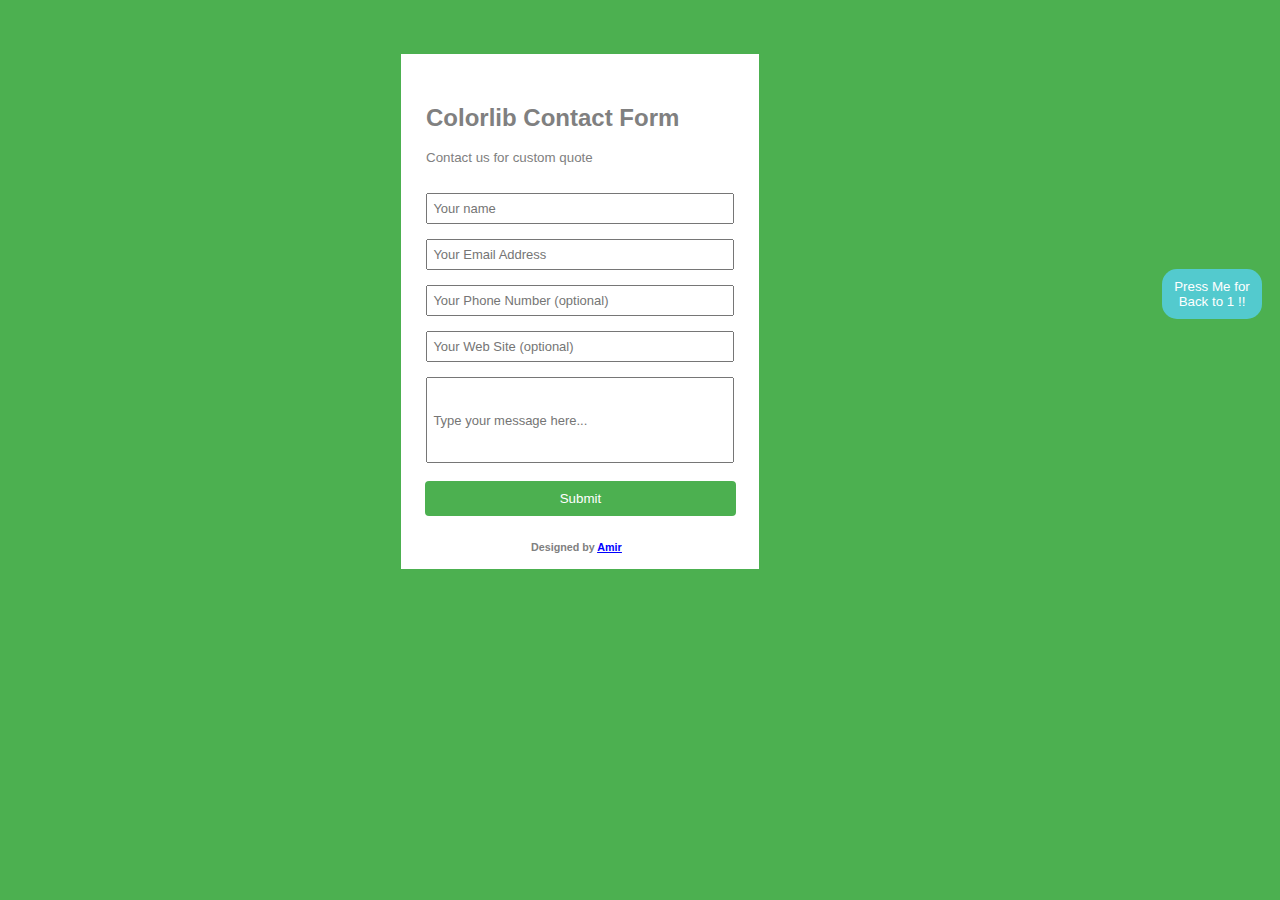
<file: Task 2/Amir_Battal_Task_2/index.html>
<!DOCTYPE html>
<html lang="en">
<head>
    <meta charset="UTF-8">
    <meta http-equiv="X-UA-Compatible" content="IE=edge">
    <meta name="viewport" content="width=device-width, initial-scale=1.0">
    <title>Don't give up 2</title>
    <link rel="stylesheet" href="./style.css">
</head>
<body style="background-color: rgb(76, 176, 80);">
    <div class="grand">
        <div class="parent">
            <h2 class="title">Colorlib Contact Form</h2>
        <small> <p style ="margin-left: 15px; margin-top: 1px; color: gray;">Contact us for custom quote</p></small>
            <div class="but">
                <input style="font-size: small;" type="text" id="fname" name="yourname" placeholder=" Your name ">
                <input style="font-size: small;" type="text" id="email" name="email" placeholder=" Your Email Address ">
                <input style="font-size: small;" type="text" id="phone" name="phone" placeholder=" Your Phone Number (optional) ">
                <input style="font-size: small;" type="text" id="message" name="message" placeholder=" Your Web Site (optional) ">
                <div class="buts"><input style="font-size: small;" type="text" id="fname" name="firstname" placeholder=" Type your message here... "></div>
                <br>
                <button>Submit</button>
            </div>
            <h6 style="margin-left: 120px; color: gray;">Designed by <a href="https://www.linkedin.com/in/amir-battal-202b53229/"><u style="color: blue;">Amir</u></a> </h6>
        </div>
        <div class="next">
            <button onclick="window.location.href='index1.html';">Press Me for Back to 1  !!</button>
        </div>
    </div>
</body>
</html>
</file>
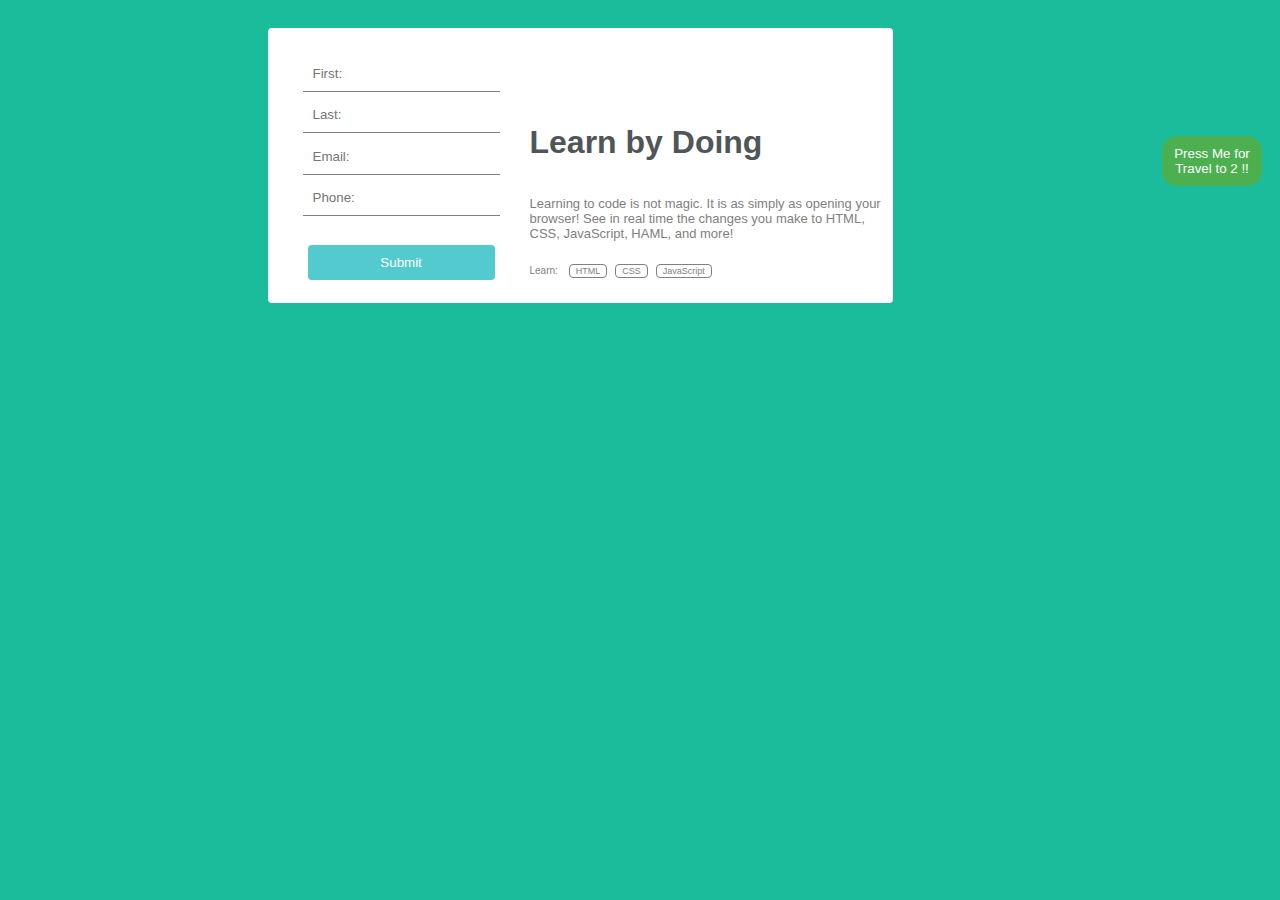
<file: Task 2/Task 2.1/index.html>
<!DOCTYPE html>
<html lang="en">
<head>
    <meta charset="UTF-8">
    <meta http-equiv="X-UA-Compatible" content="IE=edge">
    <meta name="viewport" content="width=device-width, initial-scale=1.0">
    <title>Don't Give up</title>
    <link href="./style.css" rel="stylesheet">
</head>
<body style="background-color: rgb(27, 188, 155);">
    <div class="grand">
        <div class="parent">
                <div class="child-1">
                <input type="text" id="fname" name="firstname" placeholder="First: ">
                <input type="text" id="lname" name="lasttname" placeholder="Last: ">
                <input type="text" id="email" name="email" placeholder="Email: ">
                <input type="text" id="phone" name="phone" placeholder="Phone: ">
                <br>
                <button>Submit</button>
            </div>
            <div class="child-2">
                <h1 style="color: rgb(78, 86, 88)"><b>Learn by Doing</b></h1>
                <p style="color: gray ; font-size: small;">Learning to code is not magic. It is as simply as opening your browser! See in real time the changes you make to HTML, CSS, JavaScript, HAML, and more!</p>
                <div style="color: gray;">
                <p style="font-size: x-small;">Learn: <button>HTML</button><button>CSS</button><button>JavaScript</button></p>
                </div>
            </div>
        </div>
        <div class="next">
            <button onclick="window.location.href='file:///C:/Users/HP/Desktop/Focal%20X%20Front-end%20Course%20Tasks/Task%202/Task%202.2/index.html';">Press Me for Travel to 2 !!</button>
        </div>
    </div>
</body>
</html>
</file>
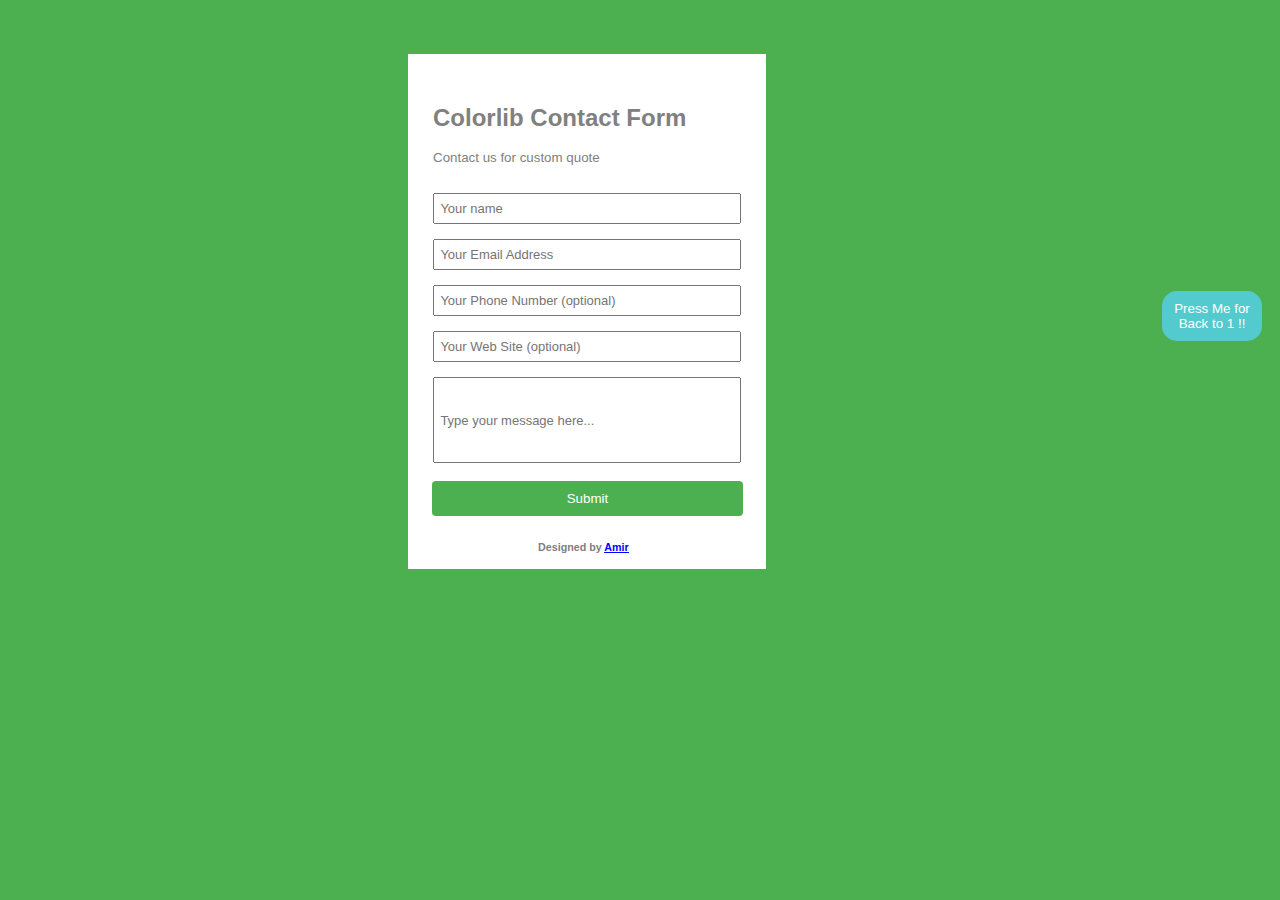
<file: Task 2/Task 2.2/index.html>
<!DOCTYPE html>
<html lang="en">
<head>
    <meta charset="UTF-8">
    <meta http-equiv="X-UA-Compatible" content="IE=edge">
    <meta name="viewport" content="width=device-width, initial-scale=1.0">
    <title>Don't give up 2</title>
    <link rel="stylesheet" href="./style.css">
</head>
<body style="background-color: rgb(76, 176, 80);">
    <div class="grand">
        <div class="parent">
            <h2 class="title">Colorlib Contact Form</h2>
        <small> <p style ="margin-left: 15px; margin-top: 1px; color: gray;">Contact us for custom quote</p></small>
            <div class="but">
                <input style="font-size: small;" type="text" id="fname" name="yourname" placeholder=" Your name ">
                <input style="font-size: small;" type="text" id="fname" name="firstname" placeholder=" Your Email Address ">
                <input style="font-size: small;" type="text" id="fname" name="firstname" placeholder=" Your Phone Number (optional) ">
                <input style="font-size: small;" type="text" id="fname" name="firstname" placeholder=" Your Web Site (optional) ">
                <div class="buts"><input style="font-size: small;" type="text" id="fname" name="firstname" placeholder=" Type your message here... "></div>
                <br>
                <button>Submit</button>
            </div>
            <h6 style="margin-left: 120px; color: gray;">Designed by <a href="https://www.linkedin.com/in/amir-battal-202b53229/"><u style="color: blue;">Amir</u></a> </h6>
        </div>
        <div class="next">
            <button onclick="window.location.href='file:///C:/Users/HP/Desktop/Focal%20X%20Front-end%20Course%20Tasks/Task%202/Task%202.1/index.html';">Press Me for Back to 1  !!</button>
        </div>
    </div>
</body>
</html>
</file>
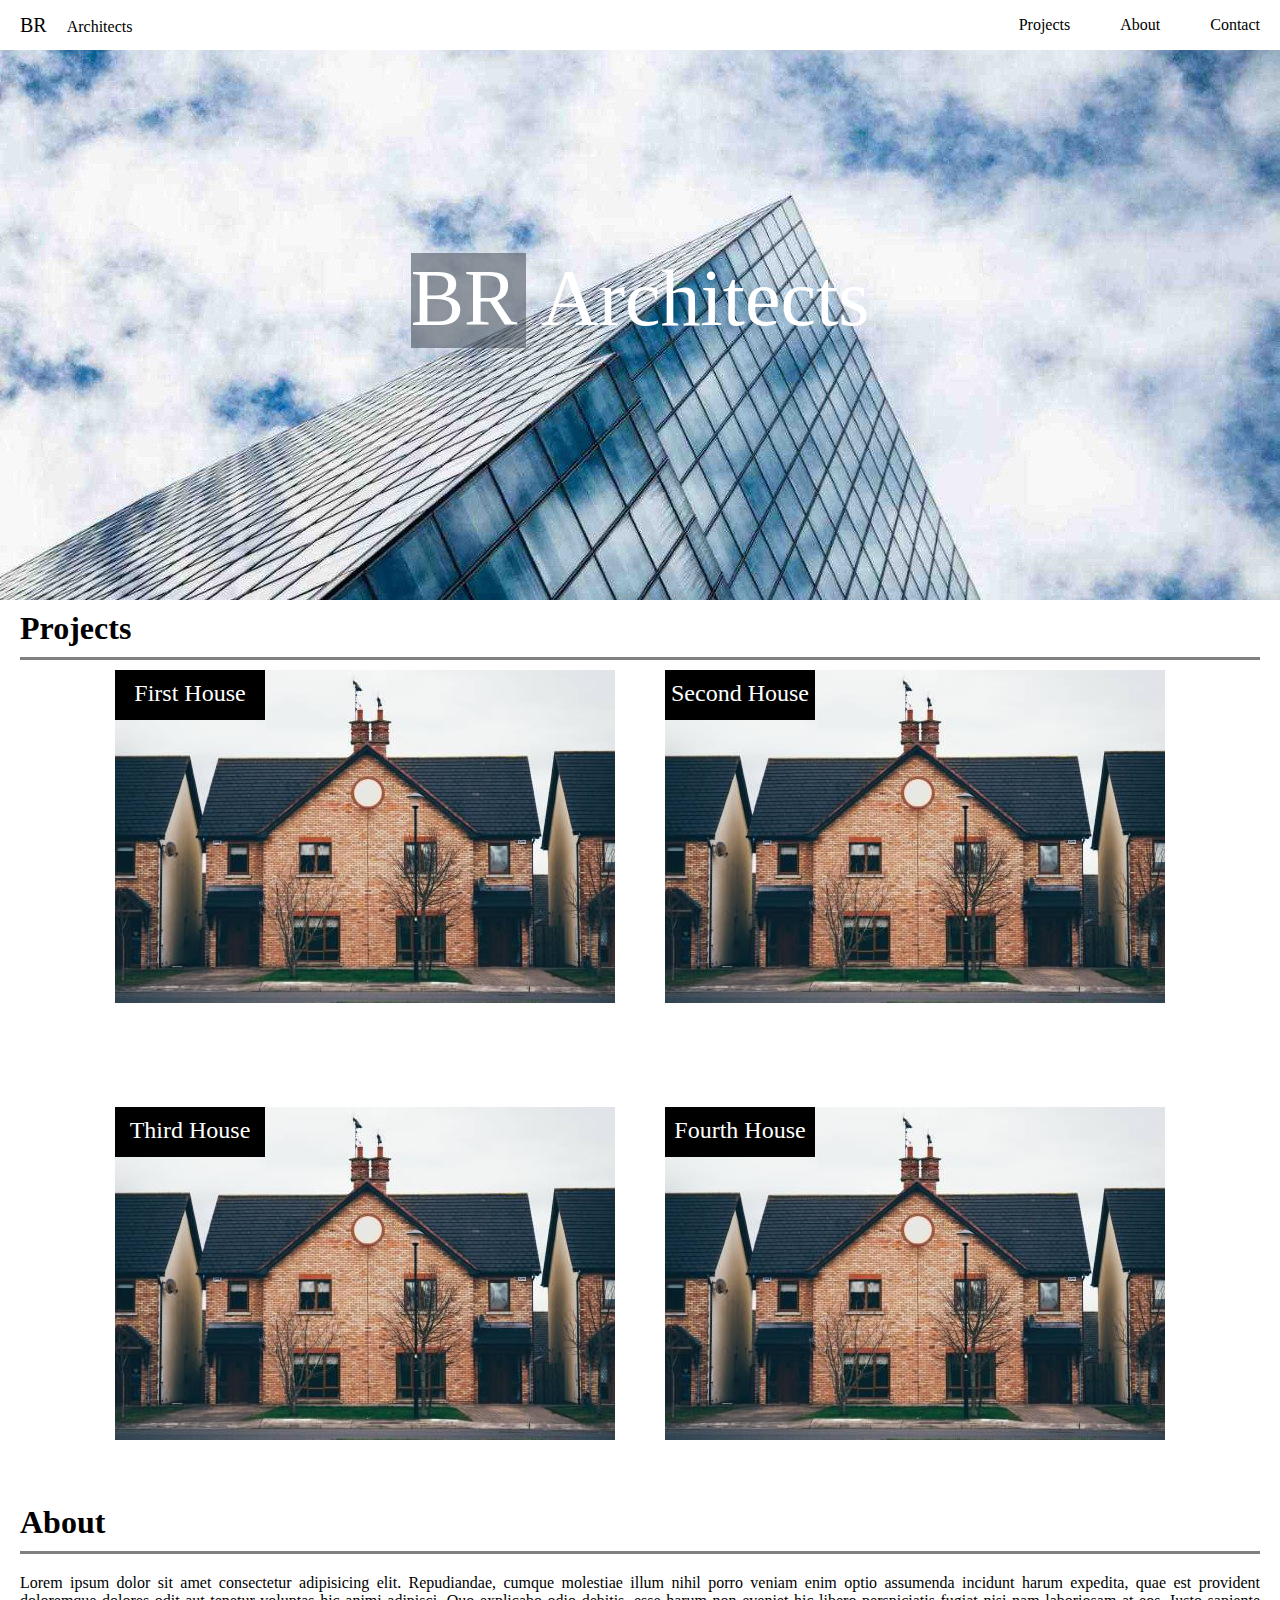
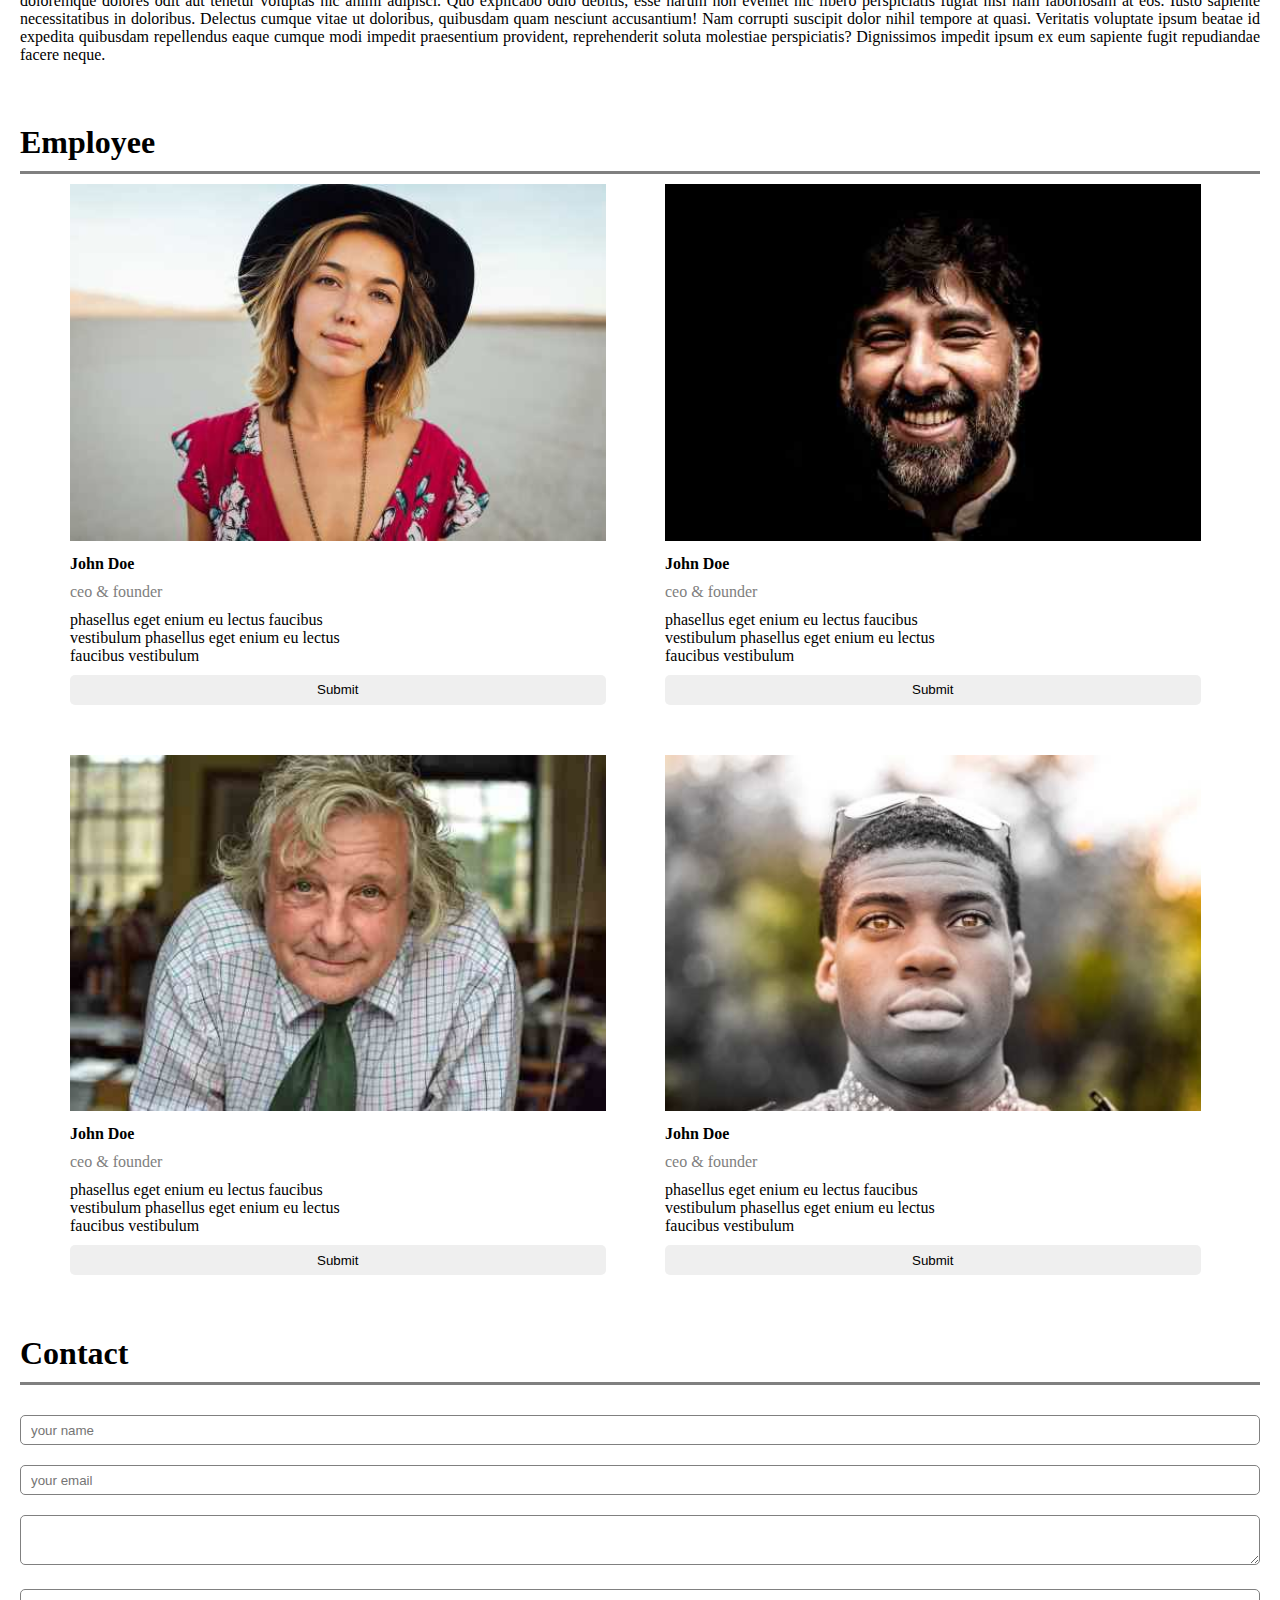
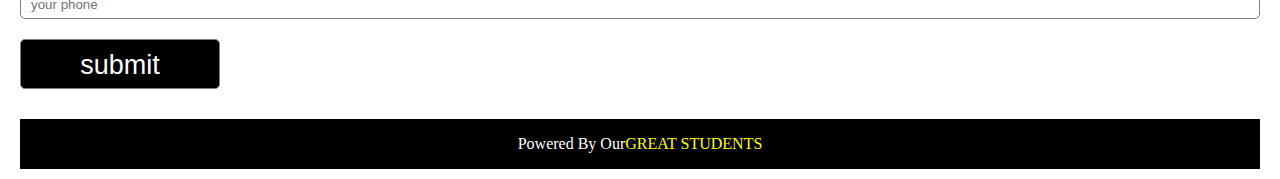
<file: Task 3/Amir_Battal_Task_3/index.html>
<!DOCTYPE html>
<html lang="en">
<head>
    <meta charset="UTF-8">
    <meta http-equiv="X-UA-Compatible" content="IE=edge">
    <meta name="viewport" content="width=device-width, initial-scale=1.0">
    <title>Website</title>
    <link rel="stylesheet" href="./style.css">
</head>
<body>
    <nav>
        <div class="logo">
            <p><span>BR </span>Architects</p>
        </div>
        <div class="items">
            <a href="#">Projects</a>
            <a href="#">About</a>       
            <a href="#">Contact</a>
        </div>
    </nav>
    <section class="part1">
        <div class="contain">
            <p class="first">BR</p>
            <p class="sec">Architects</p>
        </div>
    </section>
    <section class="projects">
        <h1>Projects</h1>
        <div class="projects_contain">
            <div class="card">
                <img src="./assets/img/2.jpg" alt="House Picture">
                <p>First House</p>
            </div>
            <div class="card">
                <img src="./assets/img/2.jpg" alt="House Picture">
                <p>Second House</p>
            </div>
            <div class="card">
                <img src="./assets/img/2.jpg" alt="House Picture">
                <p>Third House</p>
            </div>
            <div class="card">
                <img src="./assets/img/2.jpg" alt="House Picture">
                <p>Fourth House</p>
            </div>
        </div>
    </section>
    <section class="about">
        <h1>About</h1>
        <p>Lorem ipsum dolor sit amet consectetur adipisicing elit. Repudiandae, cumque molestiae illum nihil porro veniam enim optio assumenda incidunt harum expedita, quae est provident doloremque dolores odit aut tenetur voluptas hic animi adipisci. Quo explicabo odio debitis, esse harum non eveniet hic libero perspiciatis fugiat nisi nam laboriosam at eos. Iusto sapiente necessitatibus in doloribus. Delectus cumque vitae ut doloribus, quibusdam quam nesciunt accusantium! Nam corrupti suscipit dolor nihil tempore at quasi. Veritatis voluptate ipsum beatae id expedita quibusdam repellendus eaque cumque modi impedit praesentium provident, reprehenderit soluta molestiae perspiciatis? Dignissimos impedit ipsum ex eum sapiente fugit repudiandae facere neque.</p>
    </section>
    <section class="employee">
        <h1>Employee</h1>
        <div class="employee_container">
            <div class="card">
                <img src="./assets/img/3.jpg" alt="Personal Photo">
                <p class="name"><b>John Doe</b></p>
                <p class="job">ceo & founder</p>
                <p class="info">phasellus eget enium eu lectus faucibus vestibulum phasellus eget enium eu lectus faucibus vestibulum</p>
                <button>Submit</button>
            </div>
            <div class="card">
                <img src="./assets/img/4.jpg" alt="Personal Photo">
                <p class="name"><b>John Doe</b></p>
                <p class="job">ceo & founder</p>
                <p class="info">phasellus eget enium eu lectus faucibus vestibulum phasellus eget enium eu lectus faucibus vestibulum</p>
                <button>Submit</button>
            </div>
            <div class="card">
                <img src="./assets/img/6.jpg" alt="Personal Photo">
                <p class="name"><b>John Doe</b></p>
                <p class="job">ceo & founder</p>
                <p class="info">phasellus eget enium eu lectus faucibus vestibulum phasellus eget enium eu lectus faucibus vestibulum</p>
                <button>Submit</button>
            </div>
            <div class="card">
                <img src="./assets/img/5.jpg" alt="Personal Photo">
                <p class="name"><b>John Doe</b></p>
                <p class="job">ceo & founder</p>
                <p class="info">phasellus eget enium eu lectus faucibus vestibulum phasellus eget enium eu lectus faucibus vestibulum</p>
                <button>Submit</button>
            </div>
        </div>
    </section>
    <section class="contact">
        <h1>Contact</h1>
        <form>
            <input type="text" placeholder="your name">
            <input type="text" placeholder="your email">
            <textarea name="" ></textarea>
            <input type="text" placeholder="your phone">
            <input type="submit" value="submit" class="sub">
        </form>
    </section>
    <footer>
        <p>Powered By Our<span>GREAT STUDENTS</span></p>
    </footer>
</body>
</html>
</file>
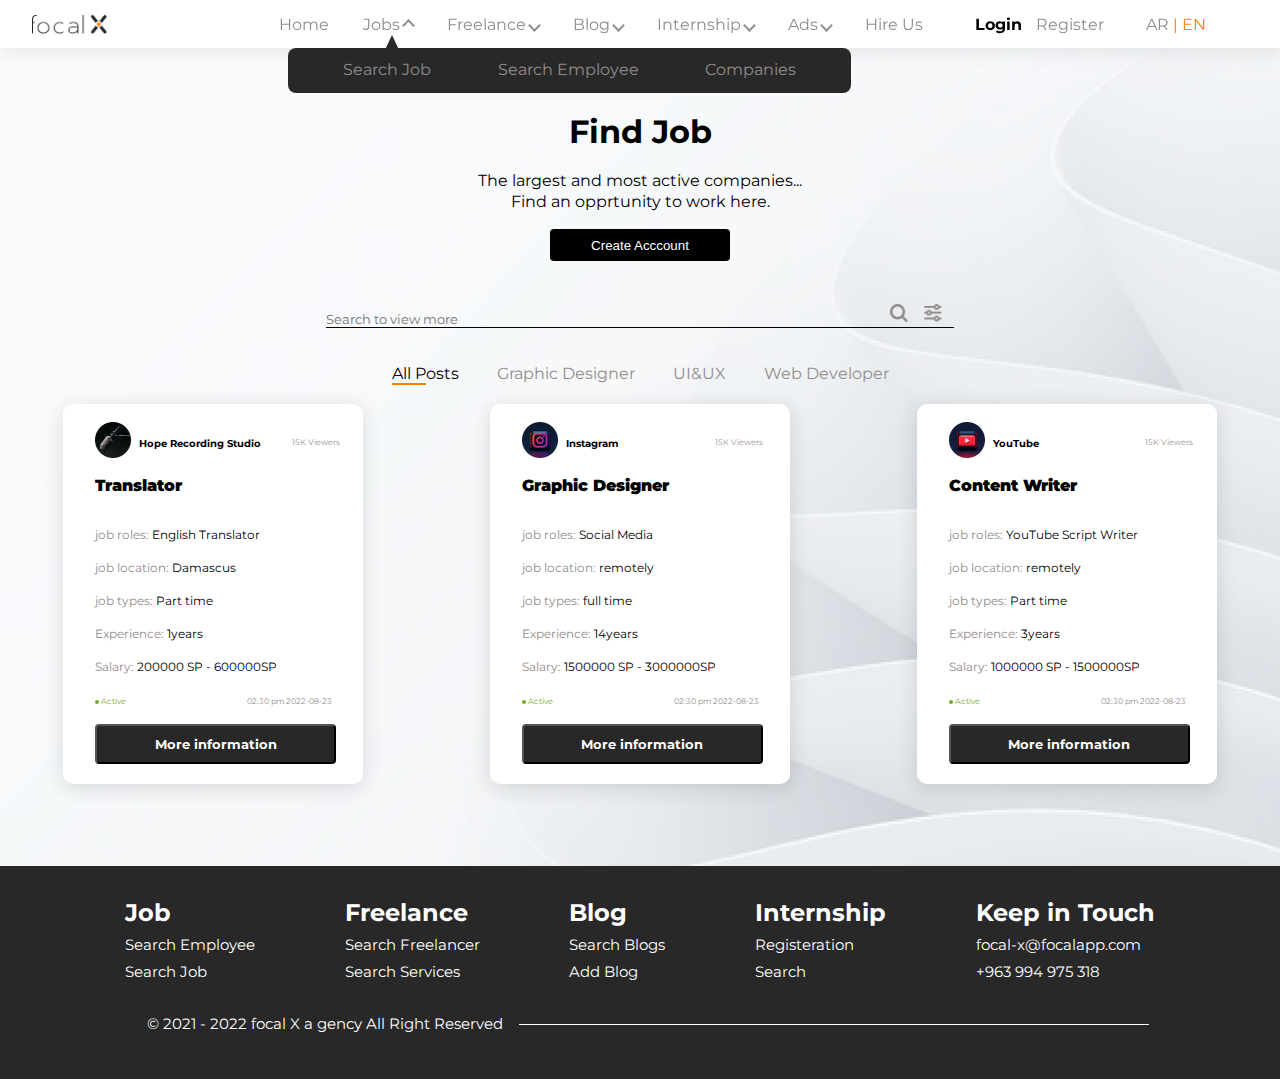
<file: Task 4/Amir_Battal_Task_4/part 1/index.html>
<!DOCTYPE html>
<html lang="en">
<head>
    <meta charset="UTF-8">
    <meta http-equiv="X-UA-Compatible" content="IE=edge">
    <meta name="viewport" content="width=device-width, initial-scale=1.0">
    <title>Part 1</title>
    <link rel="stylesheet" href="./style.css">
    <link rel="stylesheet" href="https://fonts.googleapis.com/css?family=Montserrat">
    <link rel="icon" href="./assets/Focal X mini logo.png"> 
</head>
<body>
    <nav>
        <div class="logo">
            <img src="./assets/Focal X logo.png" alt="">
        </div>
        <div class="flow2">
            <div class="features">
                <a href="#">Home</a>
                <a href="#">Jobs   <i class="arrow up"></i></a>
                <a href="#">Freelance   <i class="arrow down"></i></a>
                <a href="#">Blog   <i class="arrow down"></i></a>
                <a href="#">Internship   <i class="arrow down"></i></a>
                <a href="#">Ads <i class="arrow down"></i></a>
                <a href="#">Hire Us</a>
            </div>
        </div>
        <div class="triangle-up"></div>
        <section class="flow">
            <a href="../part 1/index.html">Search Job</a>
            <a href="../part 2/index.html">Search Employee</a>
            <a href="../part 3/index.html">Companies</a>
        </section>
        <div class="reg">
            <a href="#" style="color: black;"><b>Login</b></a>
            <a href="#">Register</a>
        </div>
        <div class="lang">
            <a href="#">AR <span class="en">| EN</span></a>
        </div>
        <a href="#" class="threel">
            <img src="./assets/Three lines 2 flip.png" alt="">
          </a>
    </nav>
    <section class="des">
        <h1>Find Job</h1>
        <div class="par">
            <p>The largest and most active companies...</p>
            <p class="f">Find an opprtunity to work here.</p>
        </div>
        <button>Create Acccount</button>
        <div class="inp">
            <div class="icon">
                <img src="./assets/search icon.png" alt="search icon" >
                <img src="./assets/settings icon.png" alt="settings icon" class="s">
            </div>
            <input type="text" placeholder="Search to view more">
        </div>
        <div class="cate">
                <a href="#" class="uni"><span>All P</span>osts</a>
                <a href="#">Graphic Designer</a>
                <a href="#">UI&UX</a>
                <a href="#">Web Developer</a>
        </div>
    </section>
    <div class="card">
        <div class="first">
            <div class="firstLine">
                <img src="./assets/First.png" alt="First card image">
                <p><b>Hope Recording Studio</b></p>
                <p class="view">15K Viewers</p>
            </div>
            <h3><b>Translator</b></h3>
            <div class="data">
                <p><span>job roles: </span>English Translator</p>
                <p><span>job location: </span>Damascus</p>
                <p><span>job types: </span>Part time</p>
                <p><span>Experience: </span>1years</p>
                <p><span>Salary: </span>200000 SP - 600000SP</p>
            </div>
            <div class="status">
                <p class="one"><span class="dot"></span>Active</p>
                <p class="two">02:30 pm  2022-08-23</p>
            </div>
            <button>More information</button>
        </div>
        <div class="second">
            <div class="firstLine">
                <img src="./assets/Second.png" alt="Second card image">
                <p><b>Instagram</b></p>
                <p class="view2">15K Viewers</p>
            </div>
            <h3><b>Graphic Designer</b></h3>
            <div class="data">
                <p><span>job roles: </span>Social Media</p>
                <p><span>job location: </span>remotely</p>
                <p><span>job types: </span>full time</p>
                <p><span>Experience: </span>14years</p>
                <p><span>Salary: </span>1500000 SP - 3000000SP</p>
            </div>
            <div class="status">
                <p class="one"><span class="dot"></span>Active</p>
                <p class="two">02:30 pm  2022-08-23</p>
            </div>
            <button>More information</button>
        </div>
        <div class="third">
            <div class="firstLine">
                <img src="./assets/Third.png" alt="Third card image">
                <p><b>YouTube</b></p> 
                <p class="view3">15K Viewers</p>
            </div>
            <h3><b>Content Writer</b></h3>  
            <div class="data">
                <p><span>job roles: </span>YouTube Script Writer</p>
                <p><span>job location: </span>remotely</p>
                <p><span>job types: </span>Part time</p>
                <p><span>Experience: </span>3years</p>
                <p><span>Salary: </span>1000000 SP - 1500000SP</p>
            </div>
            <div class="status">
                <p class="one"><span class="dot"></span>Active</p>
                <p class="two">02:30 pm  2022-08-23</p>
            </div>
            <button>More information</button>
        </div>
    </div>
    <footer>
        <div class="job">
            <h1>Job</h1>
            <p>Search Employee</p>
            <p>Search Job</p>
        </div>
        <div class="freelance">
            <h1>Freelance</h1>
            <p>Search Freelancer</p>
            <p>Search Services</p>
        </div>
        <div class="blog">
            <h1>Blog</h1>
            <p>Search Blogs</p>
            <p>Add Blog</p>
        </div>
        <div class="internship">
            <h1>Internship</h1>
            <p>Registeration</p>
            <p>Search</p>
        </div>
        <div class="keep">
            <h1>Keep in Touch</h1>
            <p>focal-x@focalapp.com</p>
            <p>+963 994 975 318</p>
        </div>
        <div class="end">
            <p>© 2021 - 2022 focal X a gency All Right Reserved</p>
            <span class="line"></span>
        </div>
    </footer>

</body>
</html>
</file>
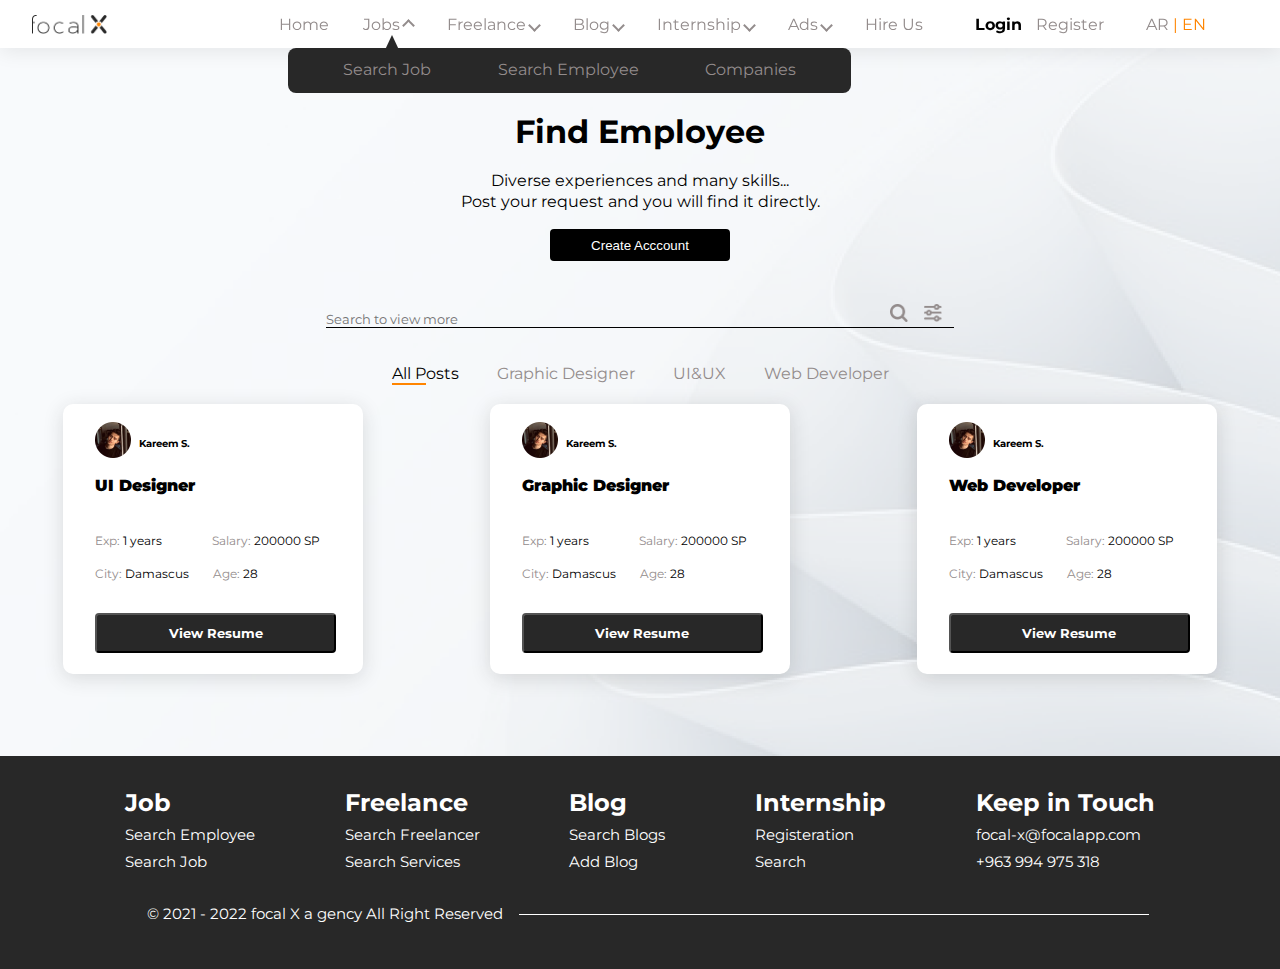
<file: Task 4/Amir_Battal_Task_4/part 2/index.html>
<!DOCTYPE html>
<html lang="en">
<head>
    <meta charset="UTF-8">
    <meta http-equiv="X-UA-Compatible" content="IE=edge">
    <meta name="viewport" content="width=device-width, initial-scale=1.0">
    <link rel="stylesheet" href="./style.css">
    <link rel="stylesheet" href="https://fonts.googleapis.com/css?family=Montserrat">
    <link rel="icon" href="./assets/Focal X mini logo.png">
    <title>Part 2</title>
</head>
<body>
    <nav>
        <div class="logo">
            <img src="./assets/Focal X logo.png" alt="">
        </div>
        <div class="flow2">
            <div class="features">
                <a href="#">Home</a>
                <a href="#">Jobs   <i class="arrow up"></i></a>
                <a href="#">Freelance   <i class="arrow down"></i></a>
                <a href="#">Blog   <i class="arrow down"></i></a>
                <a href="#">Internship   <i class="arrow down"></i></a>
                <a href="#">Ads <i class="arrow down"></i></a>
                <a href="#">Hire Us</a>
            </div>
        </div>
        <div class="triangle-up"></div>
        <section class="flow">
            <a href="../part 1/index.html">Search Job</a>
            <a href="../part 2/index.html">Search Employee</a>
            <a href="../part 3/index.html">Companies</a>
        </section>
        <div class="reg">
            <a href="#" style="color: black;"><b>Login</b></a>
            <a href="#">Register</a>
        </div>
        <div class="lang">
            <a href="#">AR <span class="en">| EN</span></a>
        </div>
        <a href="#" class="threel">
            <img src="./assets/Three lines 2 flip.png" alt="">
          </a>
    </nav>  
    <section class="des">
        <h1>Find Employee</h1>
        <div class="par">
            <p>Diverse experiences and many skills...</p>
            <p class="f">Post your request and you will find it directly.</p>
        </div>
        <button>Create Acccount</button>
        <div class="inp">
            <div class="icon">
                <img src="./assets/search icon.png" alt="search icon" >
                <img src="./assets/settings icon.png" alt="settings icon" class="s">
            </div>
            <input type="text" placeholder="Search to view more">
        </div>
        <div class="cate">
                <a href="#" class="uni"><span>All P</span>osts</a>
                <a href="#">Graphic Designer</a>
                <a href="#">UI&UX</a>
                <a href="#">Web Developer</a>
        </div>
    </section>
    <div class="card">
        <div class="first">
            <div class="firstLine">
                <img src="./assets/Kareem.png" alt="Third card image">
                <p><b>Kareem S.</b></p> 
            </div>
            <h3><b>UI Designer</b></h3>  
            <div class="data">
                <div class="firstl">
                    <p><span>Exp: </span>1 years</p>
                    <p class="f"><span>Salary: </span>200000 SP</p>
                </div>
                <div class="secondl">
                    <p><span>City: </span>Damascus</p>
                    <p class="s"><span>Age: </span>28</p>
                </div>  
            </div> 
            <button>View Resume</button>
        </div>
        <div class="second">
            <div class="firstLine">
                <img src="./assets/Kareem.png" alt="Third card image">
                <p><b>Kareem S.</b></p> 
            </div>
            <h3><b>Graphic Designer</b></h3>  
            <div class="data">
                <div class="firstl">
                    <p><span>Exp: </span>1 years</p>
                    <p class="f"><span>Salary: </span>200000 SP</p>
                </div>
                <div class="secondl">
                    <p><span>City: </span>Damascus</p>
                    <p class="s"><span>Age: </span>28</p>
                </div>  
            </div>
            <button>View Resume</button>
        </div>
        <div class="third">
            <div class="firstLine">
                <img src="./assets/Kareem.png" alt="Third card image">
                <p><b>Kareem S.</b></p> 
            </div>
            <h3><b>Web Developer</b></h3>  
            <div class="data">
                <div class="firstl">
                    <p><span>Exp: </span>1 years</p>
                    <p class="f"><span>Salary: </span>200000 SP</p>
                </div>
                <div class="secondl">
                    <p><span>City: </span>Damascus</p>
                    <p class="s"><span>Age: </span>28</p>
                </div>  
            </div>
            <button>View Resume</button>
        </div>
    </div>
    <footer>
        <div class="job">
            <h1>Job</h1>
            <p>Search Employee</p>
            <p>Search Job</p>
        </div>
        <div class="freelance">
            <h1>Freelance</h1>
            <p>Search Freelancer</p>
            <p>Search Services</p>
        </div>
        <div class="blog">
            <h1>Blog</h1>
            <p>Search Blogs</p>
            <p>Add Blog</p>
        </div>
        <div class="internship">
            <h1>Internship</h1>
            <p>Registeration</p>
            <p>Search</p>
        </div>
        <div class="keep">
            <h1>Keep in Touch</h1>
            <p>focal-x@focalapp.com</p>
            <p>+963 994 975 318</p>
        </div>
        <div class="end">
            <p>© 2021 - 2022 focal X a gency All Right Reserved</p>
            <span class="line"></span>
        </div>
    </footer>
</body>
</html>
</file>
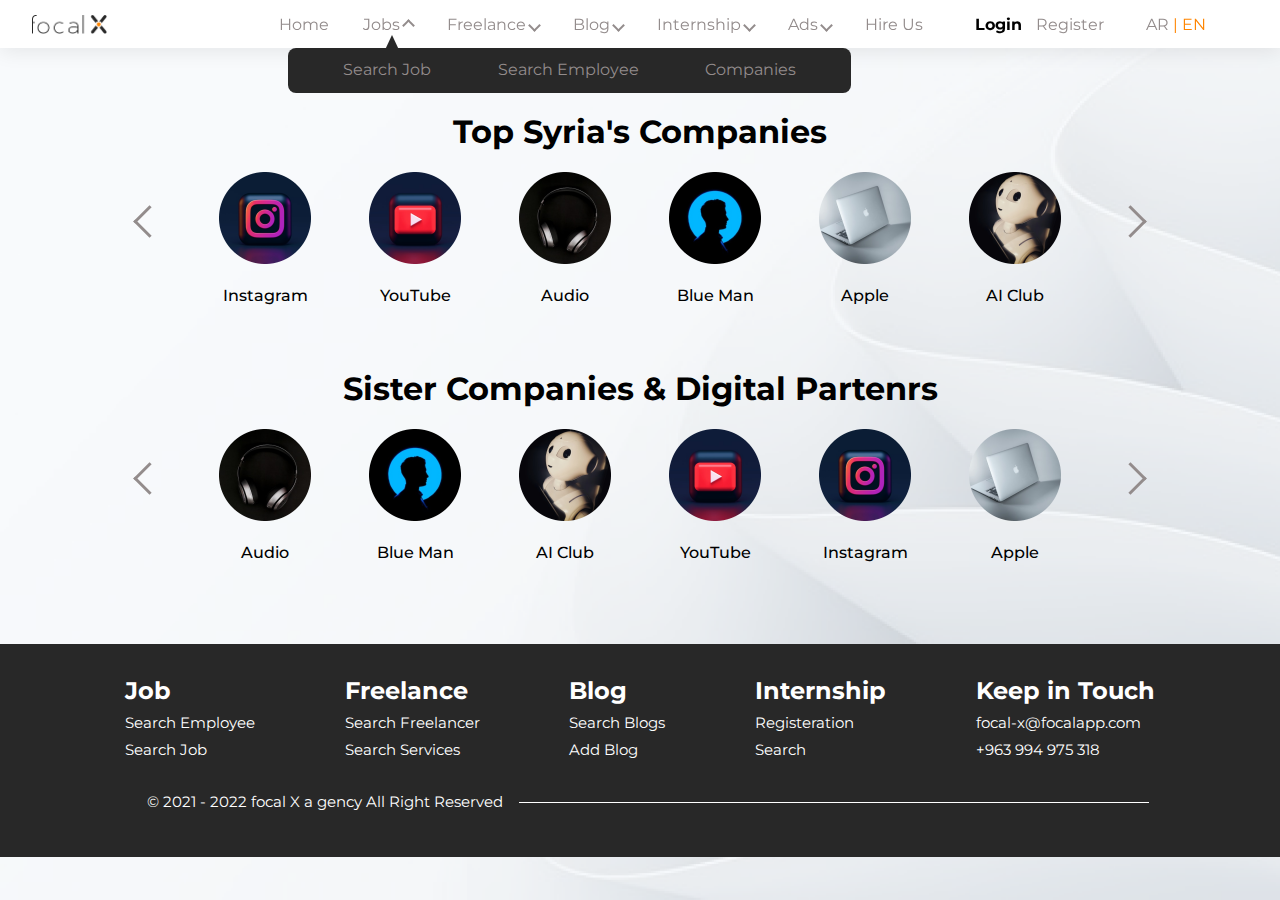
<file: Task 4/Amir_Battal_Task_4/part 3/index.html>
<!DOCTYPE html>
<html lang="en">
    <head>
        <meta charset="UTF-8">
        <meta http-equiv="X-UA-Compatible" content="IE=edge">
        <meta name="viewport" content="width=device-width, initial-scale=1.0">
        <link rel="stylesheet" href="./style.css">
        <link rel="stylesheet" href="https://fonts.googleapis.com/css?family=Montserrat">
        <link rel="icon" href="./assets/Focal X mini logo.png">
        <title>Part 3</title>
    </head>
<body>
    <nav>
        <div class="logo">
            <img src="./assets/Focal X logo.png" alt="">
        </div>
        <div class="flow2">
            <div class="features">
                <a href="#">Home</a>
                <a href="#">Jobs   <i class="arrow up"></i></a>
                <a href="#">Freelance   <i class="arrow down"></i></a>
                <a href="#">Blog   <i class="arrow down"></i></a>
                <a href="#">Internship   <i class="arrow down"></i></a>
                <a href="#">Ads <i class="arrow down"></i></a>
                <a href="#">Hire Us</a>
            </div>
        </div>
        <div class="triangle-up"></div>
        <section class="flow">
            <a href="../part 1/index.html">Search Job</a>
            <a href="../part 2/index.html">Search Employee</a>
            <a href="../part 3/index.html">Companies</a>
        </section>
        <div class="reg">
            <a href="#" style="color: black;"><b>Login</b></a>
            <a href="#">Register</a>
        </div>
        <div class="lang">
            <a href="#">AR <span class="en">| EN</span></a>
        </div>
        <a href="#" class="threel">
            <img src="./assets/Three lines 2 flip.png" alt="">
          </a>
    </nav>
    <section class="des">
        <h1>Top Syria's Companies</h1>
    </section>
    <section class="elements">
        <div class="all">
            <p><i class="arrow left"></i></p>
            <div class="first">
                <img src="./assets/Instagram.png" alt="">
                <p>Instagram</p>
            </div>
            <div class="second">
                <img src="./assets/YouTube.png" alt="">
                <p>YouTube</p>
            </div>
            <div class="third">
                <img src="./assets/Audio.png" alt="">
                <p>Audio</p>
            </div>
            <div class="4th">
                <img src="./assets/Blue Man.png" alt="">
                <p>Blue Man</p>
            </div>
            <div class="5th">
                <img src="./assets/Apple.png" alt="">
                <p>Apple</p>
            </div>
            <div class="6th">
                <img src="./assets/AI Club.png" alt="">
                <p>AI Club</p>
            </div>
            <p><i class="arrow right"></i></p>
        </div>
    </section>
    <section class="des2">
        <h1>Sister Companies & Digital Partenrs</h1>
    </section>
    <section class="elements">
        <div class="all">
            <p><i class="arrow left"></i></p>
            <div class="third">
                <img src="./assets/Audio.png" alt="">
                <p>Audio</p>
            </div>
            <div class="4th">
                <img src="./assets/Blue Man.png" alt="">
                <p>Blue Man</p>
            </div>
            <div class="6th">
                <img src="./assets/AI Club.png" alt="">
                <p>AI Club</p>
            </div>
            <div class="second">
                <img src="./assets/YouTube.png" alt="">
                <p>YouTube</p>
            </div>
            <div class="first">
                <img src="./assets/Instagram.png" alt="">
                <p>Instagram</p>
            </div>
            <div class="5th">
                <img src="./assets/Apple.png" alt="">
                <p>Apple</p>
            </div>
            <p><i class="arrow right"></i></p>
        </div>
    </section>
    <footer>
        <div class="job">
            <h1>Job</h1>
            <p>Search Employee</p>
            <p>Search Job</p>
        </div>
        <div class="freelance">
            <h1>Freelance</h1>
            <p>Search Freelancer</p>
            <p>Search Services</p>
        </div>
        <div class="blog">
            <h1>Blog</h1>
            <p>Search Blogs</p>
            <p>Add Blog</p>
        </div>
        <div class="internship">
            <h1>Internship</h1>
            <p>Registeration</p>
            <p>Search</p>
        </div>
        <div class="keep">
            <h1>Keep in Touch</h1>
            <p>focal-x@focalapp.com</p>
            <p>+963 994 975 318</p>
        </div>
        <div class="end">
            <p>© 2021 - 2022 focal X a gency All Right Reserved</p>
            <span class="line"></span>
        </div>
    </footer>
</body>
</html>
</file>
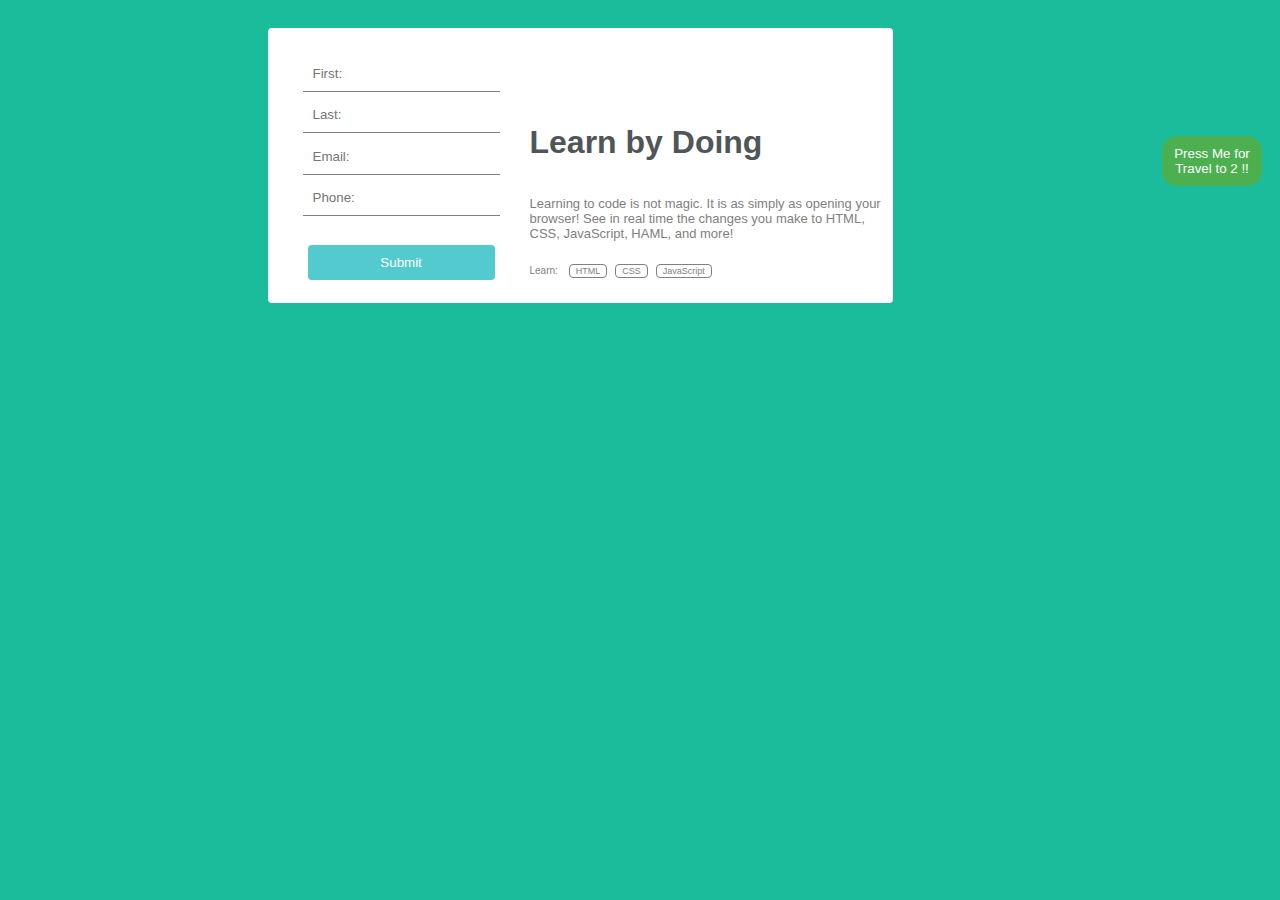
<file: Task 2/Amir_Battal_Task_2/index1.html>
<!DOCTYPE html>
<html lang="en">
<head>
    <meta charset="UTF-8">
    <meta http-equiv="X-UA-Compatible" content="IE=edge">
    <meta name="viewport" content="width=device-width, initial-scale=1.0">
    <title>Don't Give up</title>
    <link href="./style1.css" rel="stylesheet">
</head>
<body style="background-color: rgb(27, 188, 155);">
    <div class="grand">
        <div class="parent">
                <div class="child-1">
                <input type="text" id="fname" name="firstname" placeholder="First: ">
                <input type="text" id="lname" name="lasttname" placeholder="Last: ">
                <input type="text" id="email" name="email" placeholder="Email: ">
                <input type="text" id="phone" name="phone" placeholder="Phone: ">
                <br>
                <button>Submit</button>
            </div>
            <div class="child-2">
                <h1 style="color: rgb(78, 86, 88)"><b>Learn by Doing</b></h1>
                <p style="color: gray ; font-size: small;">Learning to code is not magic. It is as simply as opening your browser! See in real time the changes you make to HTML, CSS, JavaScript, HAML, and more!</p>
                <div style="color: gray;">
                <p style="font-size: x-small;">Learn: <button>HTML</button><button>CSS</button><button>JavaScript</button></p>
                </div>
            </div>
        </div>
        <div class="next">
            <button onclick="window.location.href='index2.html';">Press Me for Travel to 2 !!</button>
        </div>
    </div>
</body>
</html>
</file>
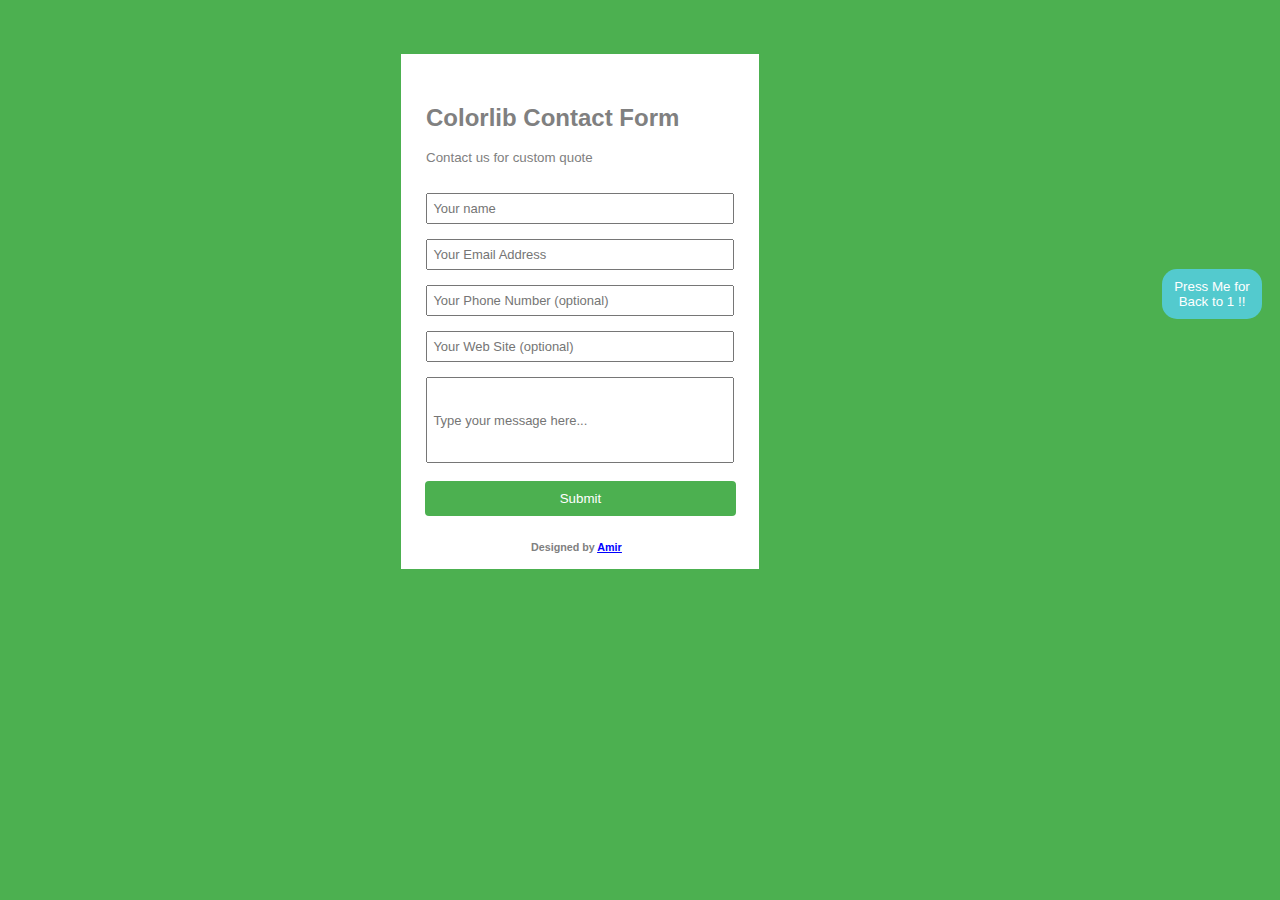
<file: Task 2/Amir_Battal_Task_2/index2.html>
<!DOCTYPE html>
<html lang="en">
<head>
    <meta charset="UTF-8">
    <meta http-equiv="X-UA-Compatible" content="IE=edge">
    <meta name="viewport" content="width=device-width, initial-scale=1.0">
    <title>Don't give up 2</title>
    <link rel="stylesheet" href="./style2.css">
</head>
<body style="background-color: rgb(76, 176, 80);">
    <div class="grand">
        <div class="parent">
            <h2 class="title">Colorlib Contact Form</h2>
        <small> <p style ="margin-left: 15px; margin-top: 1px; color: gray;">Contact us for custom quote</p></small>
            <div class="but">
                <input style="font-size: small;" type="text" id="fname" name="yourname" placeholder=" Your name ">
                <input style="font-size: small;" type="text" id="email" name="email" placeholder=" Your Email Address ">
                <input style="font-size: small;" type="text" id="phone" name="phone" placeholder=" Your Phone Number (optional) ">
                <input style="font-size: small;" type="text" id="message" name="message" placeholder=" Your Web Site (optional) ">
                <div class="buts"><input style="font-size: small;" type="text" id="fname" name="firstname" placeholder=" Type your message here... "></div>
                <br>
                <button>Submit</button>
            </div>
            <h6 style="margin-left: 120px; color: gray;">Designed by <a href="https://www.linkedin.com/in/amir-battal-202b53229/"><u style="color: blue;">Amir</u></a> </h6>
        </div>
        <div class="next">
            <button onclick="window.location.href='index1.html';">Press Me for Back to 1  !!</button>
        </div>
    </div>
</body>
</html>
</file>
<file: Task 2/Amir_Battal_Task_2/style.css>
.parent{
    width: 338px;
    height: 465px;
    margin: auto;
    padding: 10px;
    margin-top: 46px;
    padding-bottom: 20px;
    padding-top: 30px;
    background-color: white;
    display: flex;
    flex-direction: column;
    justify-content: space-around;
    font-family: "Arial", Sans-serif;

}
.but input{
    width: 300px;
    height: 25px;
    margin-top: 15px;
    margin-left: 15px;

}
.but button{
    margin-left: 14px;
    padding: 10px;
    border:none;
    background-color:rgb(76, 176, 80);
    color: white;
    border-radius:4px;
    width: 92%;
}
.buts input{
    height: 80px;
    
}
.title{
    color: gray;
    margin-left: 15px;
    margin-bottom: 17px;
}
.grand{
    display: flex;
    flex-direction: row;
    align-items: center;
  }
.next{
    margin-top: 10px;
    display: flex;
    justify-content: center;

  }
  .next button{
    margin-left: 10px;
    margin-right: 10px;
    padding: 10px;
    border:none;
    background-color:rgb(83, 202, 206);
    color: white;
    border-radius:15px;
    width: 100px;
  }
</file>
<file: Task 2/Task 2.1/style.css>
.parent{
    width: 600px;
    height: 250px;
    margin: auto;
    margin-top: 20px;
    padding-top: 15px;
    padding-left: 25px;
    padding-bottom: 10px;
    border-radius: 4px;
    background-color: white;
    display: flex;
    flex-direction: row;
    justify-content: space-between;
    font-family: "Verdana", sans-serif;
}

.child-1 {
    margin: 10px;
    display: flex;
    flex-direction: column;
    justify-content: space-around;
}
.child-1 button{
    margin-left: 5px;
    margin-right: 10px;
    padding: 10px;
    border:none;
    background-color:rgb(83, 202, 206);
    color: white;
    border-radius:4px;
    width: 95%;
}

.child-2 {
    margin-top: 60px;
    margin-bottom: 90px;
    margin-left: 20px;
    display: flex;
    flex-direction: column;
    justify-content: space-around;
} 
.child-2 button{
    color: gray ;
    margin-left: 8px;
    background-color: white;
    border: 0.5px solid gray;
    border-radius: 4px  ;
    font-size: xx-small;

}
input[type=text] {
    padding:10px;
    border-top: none;
    border-left: none;
    border-right: none;
    color: gray;
    background-color: white;
    border-bottom: 1px solid gray;
    outline-width: none;
    outline: none;
  }

  .grand{
    display: flex;
    flex-direction: row;
    align-items: center;
  }
.next{
    margin-top: 10px;
    display: flex;
    justify-content: center;

  }
  .next button{
    margin-left: 10px;
    margin-right: 10px;
    padding: 10px;
    border:none;
    background-color:rgb(76, 176, 80);
    color: white;
    border-radius:15px;
    width: 100px;
  }
</file>
<file: Task 2/Task 2.2/style.css>
.parent{
    width: 338px;
    height: 465px;
    margin: auto;
    padding: 10px;
    margin-top: 46px;
    margin-left: 400px;
    margin-bottom: 45px;
    padding-bottom: 20px;
    padding-top: 30px;
    background-color: white;
    display: flex;
    flex-direction: column;
    justify-content: space-around;
    font-family: "Arial", Sans-serif;

}
.but input{
    width: 300px;
    height: 25px;
    margin-top: 15px;
    margin-left: 15px;

}
.but button{
    margin-left: 14px;
    padding: 10px;
    border:none;
    background-color:rgb(76, 176, 80);
    color: white;
    border-radius:4px;
    width: 92%;
}
.buts input{
    height: 80px;
    
}
.title{
    color: gray;
    margin-left: 15px;
    margin-bottom: 17px;
}
.grand{
    display: flex;
    flex-direction: row;
    align-items: center;
  }
.next{
    margin-top: 10px;
    display: flex;
    justify-content: center;

  }
  .next button{
    margin-left: 10px;
    margin-right: 10px;
    padding: 10px;
    border:none;
    background-color:rgb(83, 202, 206);
    color: white;
    border-radius:15px;
    width: 100px;
  }
</file>
<file: Task 3/Amir_Battal_Task_3/style.css>
*{
    margin: 0;
    padding: 0;
    box-sizing: border-box;
}
nav{
    position: fixed;
    top: 0;
    z-index: 1;
    background-color: white;
    display: flex;
    justify-content: space-between;
    align-items: center;
    width: 100vw;
    height: 50px;    
}
nav .logo{
    margin-left: 20px;
}
nav .items{
    display: flex;
    gap: 50px;
    margin-right: 20px;
}
nav .items a{
    text-decoration: none;
    color: black;
}
nav .logo span{
    font-size: 20px;
    padding-right: 15px;
}
.part1{
    max-width: 100vw;
    height: 600px;
    background-image: url('./assets/img/1.jpg');
    background-size: cover;
    background-repeat: no-repeat;
    display: flex;
    justify-content: center;
    align-items: center;
}   
.contain{
    display: flex;
    gap: 15px;
}
.contain .first{
    width: 115px;
    height: 95px;
    background-color: rgba(77, 85, 96, 0.6);
    color: white;
    font-size: 80px;
}
.contain .sec{
    color: white;
    font-size: 80px;
}
.projects, .about, .contact, .employee{
    margin: 0 20px;
    max-width: 100vw;
}
.projects h1, .about h1, .contact h1, .employee h1{
    padding: 10px 0;
    border-bottom: 3px solid gray;
    margin-bottom: 10px;
}
.projects .projects_contain{
    width: 100%;
    display: flex;
    flex-wrap: wrap;
    gap: 50px;
    justify-content: center;
}
.projects .projects_contain .card, .employee .employee_container .card{
    max-width: 50%;
    position: relative;
    margin-bottom: 50px;

}
.projects .projects_contain .card img{
    max-width: 100%;
}
.projects .projects_contain .card p{
    position: absolute;
    top: 0;
    left: 0;
    width: 150px;
    height: 50px;
    color: white;
    background-color: black;
    font-size: 24px;
    text-align: center;
    padding-top: 10px;
}
.about p{
    text-align: justify;
    padding-top: 10px;
}
.contact form{
    width: 100%;
    margin-top: 30px;
}
.contact input, .contact textarea{
    width: 100%;
    height: 30px;
    margin-bottom: 20px;
    padding: 10px;
    border-radius: 5px;
    border: 1px solid gray;
}
.contact textarea{
    height: 50px;
}
.contact .sub{
    width: 200px;
    height: 50px;
    background-color: black;
    color: white;
    font-size: 27px;
}
.employee{
    margin-top: 50px;
}
.employee .employee_container .card{
    position: static;
}
.employee .employee_container .card img{
    width: 90%;
}
.employee .employee_container .card .info{
    width: 50%;
}
.employee_container{
    width: 100%;
    display: flex;
    flex-wrap: wrap;
    padding-left: 50px;
}
.employee_container .card p{
    padding-top: 10px;
}
.employee_container .card .job{
    color: gray;
}
.employee_container .card button{
    width: 90%;
    height: 30px;
    cursor: pointer;
    border: none;
    border-radius: 5px;
    margin-top: 10px;
}
footer{
    max-width: 100vw;
    height: 50px;
    background-color: black;
    margin: 10px 20px;
    display: flex;
    align-items: center;
    justify-content: center;
}
footer p{
    color: white;

}
footer span{
    color: yellow;
}
</file>
<file: Task 4/Amir_Battal_Task_4/part 1/style.css>
*{
    margin: 0;
    padding: 0;
    box-sizing: border-box;
}
body{
    width: 100vw;
    height: 100vh;
    background-size: cover;
    background-image: url('./assets/Background.png');
}
.threel img{
    position: absolute;
    width: 0;
    height: 0;
}
nav{
    width: 100vw;
    height: 48px;
    display: flex;
    position: fixed;
    top: 0%;
    left: 0%;
    right: 0%;
    z-index: 1;
    flex-direction: row;
    justify-content: space-between;
    padding: 15px 32px;  
    background-color: white;  
    box-shadow: 0px 4px 20px rgba(0, 0, 0, 0.08);
}
nav a{
    text-decoration: none;
    color: #938C8C;
    font-family: "Montserrat";
}
nav a:hover{
    color: #282828;
    font-family: "Montserrat";
}
nav a:active{
    color: #282828;
    font-family: "Montserrat";
    text-decoration: underline;
}
nav .logo img{
    width: 75px;
    height: 19px;
}
nav .features{
    margin-left: 100px;
}
nav .features a{
    margin-left: 30px;
}
nav .reg a{
    margin-left: 10px;
}
nav .lang .en{
    color: #FF8500;
}
.arrow {
    border: solid #938C8C;
    border-width: 0 2px 2px 0;
    display: inline-block;
    padding: 3.5px;
}
.down {
    transform: rotate(45deg);
    -webkit-transform: rotate(45deg);
}
.up {
    transform: rotate(-135deg);
    -webkit-transform: rotate(-135deg);
  }
.flow{
    position: absolute;
    display: flex;
    justify-content: space-between;
    width: 44vw;
    height: 45px;
    margin-top: 33px;
    margin-left: 20vw;
    background-color: #282828;
    border-radius: 8px;
    font-family: "Montserrat";
    padding-left: 55px;
    padding-right: 55px;
}
.flow a{
    margin-top: 12px;
    text-decoration: none;
    color: #938C8C;    
}
.flow a:hover{
    color: #FF8500;
    
}
.flow a:active{
    color: #FF8500;
    text-decoration: underline;
}
.triangle-up {
	width: 0;
	height: 0;
    position: absolute;
    margin-top: 20px;
    margin-left: 27.5vw;
	border-left: 8px solid transparent;
	border-right: 8px solid transparent;
	border-bottom: 17px solid #282828;
}
.des{
    width: 60vw;
    height: 48px;
    margin-left: 20vw;
    flex-direction: column;
    padding: 112px 3vw;
    text-align: center;
    font-family: "Montserrat";
}
.des .par{
    padding-top: 18px;
}
.des .par p{
    padding-top: 2px;
    font-size: 16px;
}
.des button{
    width: 180px;
    height: 32px;
    margin-top: 18px;
    border: none;
    color: white;
    background-color: black;
    border-radius: 4px;
    cursor: pointer;
}
.inp input{
    background: none;
    border: none;
    font-family: "Montserrat";
    border-bottom: 1px solid black;
    padding-top: 50px;
    width: 49vw;
}
.inp .icon{
    position: absolute;
    margin-top: 43px;
    margin-left: 46.5vw;
    cursor: pointer;
}
.inp .icon .s{
    margin-left: 12px;
}
.inp img{
    width: 18px;
    height: 18px;
}   
.des .cate a{
    padding: 0 17px ;
    text-decoration: none;
    color: #938C8C;
}
.des .cate{
    margin-top: 36px;
}
.des .cate .uni{
    color: black;
}
.des .cate .uni span{
    color: black;
    border: none;
    border-bottom: 2px solid #FF8500; 
}
.card{
    display: flex;
    flex-direction: row;
    justify-content: space-around;
    width: 100vw;
    margin-top: 180px;
    font-family: "Montserrat";
}
.card img{
    width: 36px;
    height: 36px;
    margin-top:  0px !important;
    margin-left: 32px;

}
.card .first, .card .second, .card .third {
    width: 300px;
    height: 380px;
    background-color: white;
    box-shadow: 0px 4px 20px rgba(40, 40, 40, 0.15);
    border-radius: 10px;
}
.card .firstLine{
    display: flex;
    flex-direction: row;
    margin-top: 18px;
}
.card .firstLine p{
    margin-top: 15px;
    margin-left: 8px;
    font-size: 10px;
}
.card .firstLine .view{
    font-size: 8px;
    color: #938C8C;
    margin-left: 31px;
}
.card .firstLine .view2{
    font-size: 8px;
    color: #938C8C;
    margin-left: 97px;
}
.card .firstLine .view3{
    font-size: 8px;
    color: #938C8C;
    margin-left: 106px;
}
.card h3{
    font-size: 16px;
    font-style: normal;  
    margin-left: 32px;  
    margin-top: 18px;
}
.card .data{
    margin-top: 32px;
    margin-left: 32px;
}
.card .data p{
    font-size: 12px;
    margin-top: 18px;
}
.card .data p span{
    color: #938C8C;
}
.card .status{
    display: flex;
    flex-direction: row;
    margin-top: 22px;
}
.card .status .one{
    font-size: 8px;
    margin-left: 32px;
    color: #71AA27;
}
.dot {
    height:4px;
    width: 4px;
    background-color: #71AA27;
    border-radius: 50%;
    display: inline-block;
    margin-right: 2px;
  }
.card .status .two{
    font-size: 8px;
    margin-left: 121px;
    color: #938C8C  ;

}
.card button{
    width: 241px;
    height: 40px;
    margin-top: 18px;
    margin-left: 32px;
    background-color: #282828;
    color: white;
    border-radius: 4px;
    font-family: "Montserrat";
    font-weight: 700;
    cursor: pointer;
}
footer{
    position: absolute;
    width: 100vw;
    height: 213px;
    display: flex;
    justify-content: space-around;
    background-color: #282828;
    font-family: "Montserrat";
    margin-top: 82px;

}
footer .job, .freelance, .blog, .internship, .keep{
    color: white;
    margin-top: 32px;
}
footer .job{
    margin-left: 80px;
}
footer .keep{
    margin-right: 80px;
}
footer h1{
    font-size: 24px;
    font-weight: 700;
}
footer p{
    font-size: 15px;
    font-weight: 400;
    margin-top: 8px;
}
footer .end{
    position: absolute;
    display: flex;
    color: white;
    margin-top: 140px;
    margin-left: 15px;
}
footer .line{
    width: 630px;
    border-bottom: 1px solid white;
    margin-bottom: 8px;
    margin-left: 16px;
}
@media screen and (min-width: 400px) and (max-width: 700px) {
    nav{
        height: 28px;
        padding: 3px 32px;  
    }
    nav a{
        font-size: 8px;        
    }
    nav .logo img{
        margin-top: 7px;
        width: 42px;
        height: 10px;
    }
    nav .features{
        margin-left: 25px;
    }
    nav .features a{
        margin-left: 10px;
    }
    nav .reg a{
        margin-left: 1px;
    }
    .arrow {
        padding: 2px;
    }
    .flow{
        width: 40vw;
        height: 25px;
        margin-top: 25px;
        margin-left: 18vw;
        border-radius: 4px;
        padding-left: 25px;
        padding-right: 25px;
    }
    .flow a{
        margin-top: 8px;
        text-decoration: none;
        color: #938C8C;    
    }
    .triangle-up {
        margin-left: 23vw;
    }
    .des{
        width: 60vw;
        height: 20px;
        margin-left: 20vw;
        flex-direction: column;
        padding: 70px 3vw;
        text-align: center;
        font-family: "Montserrat";
    }
    .des .par{
        padding-top: 10px;
    }
    .des h1{
        font-size: 20px
    }
    .des .par p{
        padding-top: 2px;
        font-size: 10px;
    }
    .des button{
        width: 120px;
        height: 27px;
        margin-top: 8px;
    }
    .inp input{
        padding-top: 25px;
    }
    .inp .icon{
        margin-top: 23px;
        margin-left: 45vw;
        cursor: pointer;
    }
    .inp .icon .s{
        margin-left: 6px;
    }
    .inp img{
        width: 12px;
        height: 12px;
    }
    .des .cate a{
        padding: 0 4px ;
        font-size: 12px;
    }
    .des .cate{
        margin-top: 26px;
    }
    .card{
        width: 100vw;
        margin-top: 180px;
    }
    .card img{
        width: 26px;
        height: 26px;
        margin-left: 8px;
    
    }
    .card .first, .card .second, .card .third {
        width: 190px;
        height: 250px;
    }
    .card .firstLine{
        margin-top: 8px;
    }
    .card .firstLine p{
        margin-top: 8px;
        margin-left: 2px;
        font-size: 9px;
    }
    .card .firstLine .view{
        font-size: 6px;
        margin-left: 5px;
        margin-top: 25px;
    }
    .card .firstLine .view2{
        font-size: 6px;
        margin-left: 65px;
        margin-top: 25px;
    }
    .card .firstLine .view3{
        font-size: 6px;
        margin-left: 73px;
        margin-top: 25px;
    }
    .card h3{
        font-size: 12px;
        margin-left: 12px;  
        margin-top: 10px;
    }
    .card .data{
        margin-top: 12px;
        margin-left: 12px;
    }
    .card .data p{
        font-size: 9px;
        margin-top: 12px;
    }
    .card .status{
        margin-top: 14px;
    }
    .card .status .one{
        font-size: 6px;
        margin-left: 22px;
    }
    .dot {
        height:3px;
        width: 3px;
      }
    .card .status .two{
        font-size: 6px;
        margin-left: 70px;
    
    }
    .card button{
        width: 120px;
        height: 25px;
        margin-top: 8px;
        margin-left: 38px;
        border-radius: 3px;
        font-weight: 700;
        font-size: 10px;
        cursor: pointer;
    }
    footer{
        height: 150px;
        margin-top: 72px;   
    
    }
    footer .job, .freelance, .blog, .internship, .keep{
        color: white;
        margin-top: 32px;
    }
    footer .job{
        margin-left: 70px;
    }
    footer .keep{
        margin-right: 70px;
    }
    footer h1{
        font-size: 14px;
        font-weight: 700;
    }
    footer p{
        font-size: 8px;
        font-weight: 400;
        margin-top: 8px;
    }
    footer .end{
        margin-top: 90px;
        margin-left: 12px;
    }
    footer .line{
        width: 260px;
        margin-bottom: 4px;
    }
}
@media screen and (max-width: 400px){
    .threel img{
        position: absolute;
        width: 10px;
        height: 12px;
    }
    nav .flow2{
        position: absolute;
        background-color: #282828;
        width: 50px;
        height: 70px;
        margin-left: 65vw;
        margin-top: 12px;
        border-radius: 4px;
    }
    nav .flow2 .features a{
        margin: 4px ;
        padding: 0;
        display: block;
    }
    nav .flow2 .features a:hover{
        color: #FF8500;
    }
    nav .flow2 .features a:active{
        color: #FF8500;
        text-decoration: underline;
    }
    nav{
        height: 18px;
        padding: 1px 32px;  
        padding-top: 0!important;
    }
    nav a{
        font-size: 4px;        
    }
    nav .logo img{
        margin-top: 0;
        width: 32px;
        height: 8px;
    }
    nav .features{
        margin-left: 13px;
        margin-top: 6px;
    }
    nav .reg{
        margin-left: 10px;
    }
    nav .lang{
        margin-top: 0;
    }
    nav .reg a{
        margin-left: 1px;
    }
    .arrow {
        border-width: 0 1px 1px 0;
        padding: 1px;
    }
    .flow{
        width: 30vw;
        height: 15px;
        margin-top: 30px;
        margin-left: 34.8vw;
        border-radius: 4px;
        padding-left: 8px;
        padding-right: 8px;
        padding-top: 2px;
    }
    .flow a{
        font-size: 3.5px;
        margin-top: 3px;
        text-decoration: none;
    }
    .triangle-up {
        margin-top: 28.5px;
        margin-left: 62vw;
        border-left: 2px solid transparent;
        border-right: 2px solid transparent;
        border-bottom: 2px solid #282828;
    }
    .des{
        width: 60vw;
        height: 20px;
        margin-left: 20vw;
        padding: 50px 3vw;
    }
    .des .par{
        padding-top: 10px;
    }
    .des h1{
        font-size: 13px
    }
    .des .par p{
        padding-top: 2px;
        font-size: 6px;
    }
    .des button{
        width: 80px;
        height: 15px;
        font-size: 7px;
        margin-top: 8px;
    }
    .inp input{
        padding-top: 20px;
    }
    .inp .icon{
        margin-top: 20px;
        margin-left: 45vw;
    }
    .inp .icon .s{
        margin-left: 1px;
    }
    .inp img{
        width: 8px;
        height: 8px;
    }
    .des .cate a{
        padding: 0 1px ;
        font-size: 6px;
    }
    .des .cate{
        margin-top: 26px;
    }
    .card{
        display: block;
        width: 100vw;
        margin-top: 130px;
        margin-left: 20vw;
    }
    .card img{
        width: 20px;
        height: 20px;
        margin-left: 8px;    
    }
    .card .first, .card .second, .card .third {
        width: 190px;
        height: 250px;
    }
    .card .firstLine{
        margin-top: 8px;
    }
    .card .firstLine p{
        margin-top: 8px;
        margin-left: 2px;
        font-size: 9px;
    }
    .card .firstLine .view{
        font-size: 6px;
        margin-left: 5px;
        margin-top: 25px;
    }
    .card .firstLine .view2{
        font-size: 6px;
        margin-left: 65px;
        margin-top: 25px;
    }
    .card .firstLine .view3{
        font-size: 6px;
        margin-left: 73px;
        margin-top: 25px;
    }
    .card h3{
        font-size: 12px;
        margin-left: 12px;  
        margin-top: 10px;
    }
    .card .data{
        margin-top: 12px;
        margin-left: 12px;
    }
    .card .data p{
        font-size: 9px;
        margin-top: 12px;
    }
    .card .status{
        margin-top: 14px;
    }
    .card .status .one{
        font-size: 6px;
        margin-left: 22px;
    }
    .dot {
        height:3px;
        width: 3px;
      }
    .card .status .two{
        font-size: 6px;
        margin-left: 70px;
    
    }
    .card button{
        width: 120px;
        height: 25px;
        margin-top: 8px;
        margin-left: 38px;
        border-radius: 3px;
        font-weight: 700;
        font-size: 10px;
        cursor: pointer;
    }
    footer{
        height: 120px;
        margin-top: 72px;   
    
    }
    footer .job, .freelance, .blog, .internship, .keep{
        margin-top: 32px;
    }
    footer .job{
        margin-left: 20px;
    }
    footer .keep{
        margin-right: 20px;
    }
    footer h1{
        font-size: 8px;
        font-weight: 700;
    }
    footer p{
        font-size: 5px;
        font-weight: 400;
        margin-top: 8px;
    }
    footer .end{
        margin-top: 90px;
        margin-left: 8px;
    }
    footer .line{
        width: 120px;
        margin-bottom: 4px;
    }
}
</file>
<file: Task 4/Amir_Battal_Task_4/part 2/style.css>
*{
    margin: 0;
    padding: 0;
    box-sizing: border-box;
}
body{
    width: 100vw;
    height: 100vh;
    background-size: cover;
    background-image: url('./assets/Background.png');
}
.threel img{
    position: absolute;
    width: 0;
    height: 0;
}
nav{
    width: 100vw;
    height: 48px;
    display: flex;
    position: fixed;
    top: 0%;
    left: 0%;
    right: 0%;
    z-index: 1;
    flex-direction: row;
    justify-content: space-between;
    padding: 15px 32px;  
    background-color: white;  
    box-shadow: 0px 4px 20px rgba(0, 0, 0, 0.08);
}
nav a{
    text-decoration: none;
    color: #938C8C;
    font-family: "Montserrat";
}
nav a:hover{
    color: #282828;
    font-family: "Montserrat";
}
nav a:active{
    color: #282828;
    font-family: "Montserrat";
    text-decoration: underline;
}
nav .logo img{
    width: 75px;
    height: 19px;
}
nav .features{
    margin-left: 100px;
}
nav .features a{
    margin-left: 30px;
}
nav .reg a{
    margin-left: 10px;
}
nav .lang .en{
    color: #FF8500;
}
.arrow {
    border: solid #938C8C;
    border-width: 0 2px 2px 0;
    display: inline-block;
    padding: 3.5px;
}
.down {
    transform: rotate(45deg);
    -webkit-transform: rotate(45deg);
}
.up {
    transform: rotate(-135deg);
    -webkit-transform: rotate(-135deg);
  }
.flow{
    position: absolute;
    display: flex;
    justify-content: space-between;
    width: 44vw;
    height: 45px;
    margin-top: 33px;
    margin-left: 20vw;
    background-color: #282828;
    border-radius: 8px;
    font-family: "Montserrat";
    padding-left: 55px;
    padding-right: 55px;
}
.flow a{
    margin-top: 12px;
    text-decoration: none;
    color: #938C8C;    
}
.flow a:hover{
    color: #FF8500;
    
}
.flow a:active{
    color: #FF8500;
    text-decoration: underline;
}
.triangle-up {
	width: 0;
	height: 0;
    position: absolute;
    margin-top: 20px;
    margin-left: 27.5vw;
	border-left: 8px solid transparent;
	border-right: 8px solid transparent;
	border-bottom: 17px solid #282828;
}
.des{
    width: 60vw;
    height: 48px;
    margin-left: 20vw;
    flex-direction: column;
    padding: 112px 3vw;
    text-align: center;
    font-family: "Montserrat";
}
.des .par{
    padding-top: 18px;
}
.des .par p{
    padding-top: 2px;
    font-size: 16px;
}
.des button{
    width: 180px;
    height: 32px;
    margin-top: 18px;
    border: none;
    color: white;
    background-color: black;
    border-radius: 4px;
    cursor: pointer;
}
.inp input{
    background: none;
    border: none;
    font-family: "Montserrat";
    border-bottom: 1px solid black;
    padding-top: 50px;
    width: 49vw;
}
.inp .icon{
    position: absolute;
    margin-top: 43px;
    margin-left: 46.5vw;
    cursor: pointer;
}
.inp .icon .s{
    margin-left: 12px;
}
.inp img{
    width: 18px;
    height: 18px;
}
.des .cate a{
    padding: 0 17px ;
    text-decoration: none;
    color: #938C8C;
}
.des .cate{
    margin-top: 36px;
}
.des .cate .uni{
    color: black;
}
.des .cate .uni span{
    color: black;
    border: none;
    border-bottom: 2px solid #FF8500; 
}
.card{
    display: flex;
    flex-direction: row;
    justify-content: space-around;
    width: 100vw;
    margin-top: 180px;
    font-family: "Montserrat";
}
.card img{
    width: 36px;
    height: 36px;
    margin-top:  0px !important;
    margin-left: 32px;

}
.card .first, .card .second, .card .third {
    width: 300px;
    height: 270px;
    background-color: white;
    box-shadow: 0px 4px 20px rgba(40, 40, 40, 0.15);
    border-radius: 10px;
}
.card .firstLine{
    display: flex;
    flex-direction: row;
    margin-top: 18px;
}
.card .firstLine p{
    margin-top: 15px;
    margin-left: 8px;
    font-size: 10px;
}
.card h3{
    font-size: 16px;
    font-style: normal;  
    margin-left: 32px;  
    margin-top: 18px;
}
.card .data{
    margin-top: 20px;
    margin-left: 32px;
}
.card .data p{
    font-size: 12px;
    margin-top: 18px;
}
.card .data p span{
    color: #938C8C;
}

.card button{
    width: 241px;
    height: 40px;
    margin-top: 32px;
    margin-left: 32px;
    background-color: #282828;
    color: white;
    border-radius: 4px;
    font-family: "Montserrat";
    font-weight: 700;
    cursor: pointer;
}
.card .data .firstl{
    display: flex;   
}
.card .data .firstl .f{
    margin-left: 50px;
}
.card .data .secondl{
    display: flex;
}
.card .data .secondl .s{
    margin-left: 24px;
}
footer{
    position: absolute;
    width: 100vw;
    height: 213px;
    display: flex;
    justify-content: space-around;
    background-color: #282828;
    font-family: "Montserrat";
    margin-top: 82px;

}
footer .job, .freelance, .blog, .internship, .keep{
    color: white;
    margin-top: 32px;
}
footer .job{
    margin-left: 80px;
}
footer .keep{
    margin-right: 80px;
}
footer h1{
    font-size: 24px;
    font-weight: 700;
}
footer p{
    font-size: 15px;
    font-weight: 400;
    margin-top: 8px;
}
footer .end{
    position: absolute;
    display: flex;
    color: white;
    margin-top: 140px;
    margin-left: 15px;
}
footer .line{
    width: 630px;
    border-bottom: 1px solid white;
    margin-bottom: 8px;
    margin-left: 16px;
}
@media screen and (min-width: 400px) and (max-width: 700px) {
    nav{
        height: 28px;
        padding: 3px 32px;  
    }
    nav a{
        font-size: 8px;        
    }
    nav .logo img{
        margin-top: 7px;
        width: 42px;
        height: 10px;
    }
    nav .features{
        margin-left: 25px;
    }
    nav .features a{
        margin-left: 10px;
    }
    nav .reg a{
        margin-left: 1px;
    }
    .arrow {
        padding: 2px;
    }
    .flow{
        width: 40vw;
        height: 25px;
        margin-top: 25px;
        margin-left: 18vw;
        border-radius: 4px;
        padding-left: 25px;
        padding-right: 25px;
    }
    .flow a{
        margin-top: 8px;
        text-decoration: none;
        color: #938C8C;    
    }
    .triangle-up {
        margin-left: 23vw;
    }
    .des{
        width: 60vw;
        height: 20px;
        margin-left: 20vw;
        flex-direction: column;
        padding: 70px 3vw;
        text-align: center;
        font-family: "Montserrat";
    }
    .des .par{
        padding-top: 10px;
    }
    .des h1{
        font-size: 20px
    }
    .des .par p{
        padding-top: 2px;
        font-size: 10px;
    }
    .des button{
        width: 120px;
        height: 27px;
        margin-top: 8px;
    }
    .inp input{
        padding-top: 25px;
    }
    .inp .icon{
        margin-top: 23px;
        margin-left: 45vw;
        cursor: pointer;
    }
    .inp .icon .s{
        margin-left: 6px;
    }
    .inp img{
        width: 12px;
        height: 12px;
    }
    .des .cate a{
        padding: 0 4px ;
        font-size: 12px;
    }
    .des .cate{
        margin-top: 26px;
    }
    .card{
        width: 100vw;
        margin-top: 180px;
    }
    .card img{
        width: 26px;
        height: 26px;
        margin-left: 8px;
    
    }
    .card .first, .card .second, .card .third {
        width: 190px;
        height: 200px;
    }
    .card .firstLine{
        margin-top: 8px;
    }
    .card .firstLine p{
        margin-top: 8px;
        margin-left: 2px;
        font-size: 9px;
    }
    .card h3{
        font-size: 12px;
        margin-left: 12px;  
        margin-top: 10px;
    }
    .card .data{
        margin-top: 12px;
        margin-left: 12px;
    }
    .card .data p{
        font-size: 9px;
        margin-top: 12px;
    }
    .card .data .firstl .f{
        margin-left: 35px;
    }
    .card .data .secondl .s{
        margin-left: 18px;
    }
    .card button{
        width: 120px;
        height: 25px;
        margin-top: 20px;
        margin-left: 38px;
        border-radius: 3px;
        font-weight: 700;
        font-size: 10px;
        cursor: pointer;
    }
    footer{
        height: 150px;
        margin-top: 72px;   
    
    }
    footer .job, .freelance, .blog, .internship, .keep{
        color: white;
        margin-top: 32px;
    }
    footer .job{
        margin-left: 70px;
    }
    footer .keep{
        margin-right: 70px;
    }
    footer h1{
        font-size: 14px;
        font-weight: 700;
    }
    footer p{
        font-size: 8px;
        font-weight: 400;
        margin-top: 8px;
    }
    footer .end{
        margin-top: 90px;
        margin-left: 12px;
    }
    footer .line{
        width: 260px;
        margin-bottom: 4px;
    }
}
@media screen and (max-width: 400px){
    .threel img{
        position: absolute;
        width: 10px;
        height: 12px;
    }
    nav .flow2{
        position: absolute;
        background-color: #282828;
        width: 50px;
        height: 70px;
        margin-left: 65vw;
        margin-top: 12px;
        border-radius: 4px;
    }
    nav .flow2 .features a{
        margin: 4px ;
        padding: 0;
        display: block;
    }
    nav .flow2 .features a:hover{
        color: #FF8500;
    }
    nav .flow2 .features a:active{
        color: #FF8500;
        text-decoration: underline;
    }
    nav{
        height: 18px;
        padding: 1px 32px;  
        padding-top: 0!important;
    }
    nav a{
        font-size: 4px;        
    }
    nav .logo img{
        margin-top: 0;
        width: 32px;
        height: 8px;
    }
    nav .features{
        margin-left: 13px;
        margin-top: 6px;
    }
    nav .reg{
        margin-left: 10px;
    }
    nav .lang{
        margin-top: 0;
    }
    nav .reg a{
        margin-left: 1px;
    }
    .arrow {
        border-width: 0 1px 1px 0;
        padding: 1px;
    }
    .flow{
        width: 30vw;
        height: 15px;
        margin-top: 30px;
        margin-left: 34.8vw;
        border-radius: 4px;
        padding-left: 8px;
        padding-right: 8px;
        padding-top: 2px;
    }
    .flow a{
        font-size: 3.5px;
        margin-top: 3px;
        text-decoration: none;
    }
    .triangle-up {
        margin-top: 28.5px;
        margin-left: 62vw;
        border-left: 2px solid transparent;
        border-right: 2px solid transparent;
        border-bottom: 2px solid #282828;
    }
    .des{
        width: 60vw;
        height: 20px;
        margin-left: 20vw;
        padding: 50px 3vw;
    }
    .des .par{
        padding-top: 10px;
    }
    .des h1{
        font-size: 13px
    }
    .des .par p{
        padding-top: 2px;
        font-size: 6px;
    }
    .des button{
        width: 80px;
        height: 15px;
        font-size: 7px;
        margin-top: 8px;
    }
    .inp input{
        padding-top: 20px;
    }
    .inp .icon{
        margin-top: 20px;
        margin-left: 45vw;
    }
    .inp .icon .s{
        margin-left: 1px;
    }
    .inp img{
        width: 8px;
        height: 8px;
    }
    .des .cate a{
        padding: 0 1px ;
        font-size: 6px;
    }
    .des .cate{
        margin-top: 26px;
    }
    .card{
        display: block;
        width: 100vw;
        margin-top: 130px;
        margin-left: 20vw;
    }
    .card img{
        width: 26px;
        height: 26px;
        margin-left: 8px;
    
    }
    .card .first, .card .second, .card .third {
        width: 190px;
        height: 200px;
    }
    .card .firstLine{
        margin-top: 8px;
    }
    .card .firstLine p{
        margin-top: 8px;
        margin-left: 2px;
        font-size: 9px;
    }
    .card h3{
        font-size: 12px;
        margin-left: 12px;  
        margin-top: 10px;
    }
    .card .data{
        margin-top: 12px;
        margin-left: 12px;
    }
    .card .data p{
        font-size: 9px;
        margin-top: 12px;
    }
    .card .data .firstl .f{
        margin-left: 35px;
    }
    .card .data .secondl .s{
        margin-left: 18px;
    }
    .card button{
        width: 120px;
        height: 25px;
        margin-top: 20px;
        margin-left: 38px;
        border-radius: 3px;
        font-weight: 700;
        font-size: 10px;
        cursor: pointer;
    }
    footer{
        height: 120px;
        margin-top: 72px;   
    
    }
    footer .job, .freelance, .blog, .internship, .keep{
        margin-top: 32px;
    }
    footer .job{
        margin-left: 20px;
    }
    footer .keep{
        margin-right: 20px;
    }
    footer h1{
        font-size: 8px;
        font-weight: 700;
    }
    footer p{
        font-size: 5px;
        font-weight: 400;
        margin-top: 8px;
    }
    footer .end{
        margin-top: 90px;
        margin-left: 8px;
    }
    footer .line{
        width: 120px;
        margin-bottom: 4px;
    }
}
</file>
<file: Task 4/Amir_Battal_Task_4/part 3/style.css>
*{
    margin: 0;
    padding: 0;
    box-sizing: border-box;
}
body{
    width: 100vw;
    height: 100vh;
    background-size: cover;
    background-image: url('./assets/Background.png');
}
.threel img{
    position: absolute;
    width: 0;
    height: 0;
}
nav{
    width: 100vw;
    height: 48px;
    display: flex;
    position: fixed;
    top: 0%;
    left: 0%;
    right: 0%;
    z-index: 1;
    flex-direction: row;
    justify-content: space-between;
    padding: 15px 32px;  
    background-color: white;  
    box-shadow: 0px 4px 20px rgba(0, 0, 0, 0.08);
}
nav a{
    text-decoration: none;
    color: #938C8C;
    font-family: "Montserrat";
}
nav a:hover{
    color: #282828;
    font-family: "Montserrat";
}
nav a:active{
    color: #282828;
    font-family: "Montserrat";
    text-decoration: underline;
}
nav .logo img{
    width: 75px;
    height: 19px;
}
nav .features{
    margin-left: 100px;
}
nav .features a{
    margin-left: 30px;
}
nav .reg a{
    margin-left: 10px;
}
nav .lang .en{
    color: #FF8500;
}
.arrow {
    border: solid #938C8C;
    border-width: 0 2px 2px 0;
    display: inline-block;
    padding: 3.5px;
}
.down {
    transform: rotate(45deg);
    -webkit-transform: rotate(45deg);
}
.up {
    transform: rotate(-135deg);
    -webkit-transform: rotate(-135deg);
  }
  .flow{
    position: absolute;
    display: flex;
    justify-content: space-between;
    width: 44vw;
    height: 45px;
    margin-top: 33px;
    margin-left: 20vw;
    background-color: #282828;
    border-radius: 8px;
    font-family: "Montserrat";
    padding-left: 55px;
    padding-right: 55px;
}
.flow a{
    margin-top: 12px;
    text-decoration: none;
    color: #938C8C;    
}
.flow a:hover{
    color: #FF8500;
    
}
.flow a:active{
    color: #FF8500;
    text-decoration: underline;
}
.triangle-up {
	width: 0;
	height: 0;
    position: absolute;
    margin-top: 20px;
    margin-left: 27.5vw;
	border-left: 8px solid transparent;
	border-right: 8px solid transparent;
	border-bottom: 17px solid #282828;
}
.des{
    width: 60vw;
    height: 48px;
    margin-left: 20vw;
    flex-direction: column;
    padding-top: 112px;
    padding-left: 3vw;
    padding-right: 3vw;
    text-align: center;
    font-family: "Montserrat";
    font-weight: 700;
}
.elements{
    margin-top: 60px;
    font-family: "Montserrat";
    font-weight: 500;
}
.elements  img{
    width: 92px;
    height: 92px;
}
.elements p{
    text-align: center;
    margin-top: 18px;
}
.elements .all{
    display: flex;
    justify-content: space-evenly;
    margin: 0 80px;
}
.elements .arrow {
    border: solid #938C8C;
    border-width: 0 3px 3px 0;
    display: inline-block;
    padding: 10px;
    margin-top: 20px;
  }
  
  .right {
    transform: rotate(-45deg);
    -webkit-transform: rotate(-45deg);
  }
  
  .left {
    transform: rotate(135deg);
    -webkit-transform: rotate(135deg);
  }
  .des2{
    width: 60vw;
    height: 48px;
    margin-left: 20vw;
    flex-direction: column;
    padding-top: 64px;
    padding-left: 3vw;
    padding-right: 3vw;
    text-align: center;
    font-family: "Montserrat";
    font-weight: 700;
}
footer{
    position: absolute;
    width: 100vw;
    height: 213px;
    display: flex;
    justify-content: space-around;
    background-color: #282828;
    font-family: "Montserrat";
    margin-top: 82px;

}
footer .job, .freelance, .blog, .internship, .keep{
    color: white;
    margin-top: 32px;
}
footer .job{
    margin-left: 80px;
}
footer .keep{
    margin-right: 80px;
}
footer h1{
    font-size: 24px;
    font-weight: 700;
}
footer p{
    font-size: 15px;
    font-weight: 400;
    margin-top: 8px;
}
footer .end{
    position: absolute;
    display: flex;
    color: white;
    margin-top: 140px;
    margin-left: 15px;
}
footer .line{
    width: 630px;
    border-bottom: 1px solid white;
    margin-bottom: 8px;
    margin-left: 16px;
}
@media screen and (min-width: 400px) and (max-width: 700px) {
    nav{
        height: 28px;
        padding: 3px 32px;  
    }
    nav a{
        font-size: 8px;        
    }
    nav .logo img{
        margin-top: 7px;
        width: 42px;
        height: 10px;
    }
    nav .features{
        margin-left: 25px;
    }
    nav .features a{
        margin-left: 10px;
    }
    nav .reg a{
        margin-left: 1px;
    }
    .arrow {
        padding: 2px;
    }
    .flow{
        width: 40vw;
        height: 25px;
        margin-top: 25px;
        margin-left: 18vw;
        border-radius: 4px;
        padding-left: 25px;
        padding-right: 25px;
    }
    .flow a{
        margin-top: 8px;
        text-decoration: none;
        color: #938C8C;    
    }
    .triangle-up {
        margin-left: 23vw;
    }

    .des h1{
        font-size: 18px
    }
    .elements  img{
        width: 62px;
        height: 62px;
    }

    .elements .all{
        font-size: 10px;
    }
    .des2 h1{
        font-size: 18px
    }
    footer{
        height: 150px;
        margin-top: 72px;   
    
    }
    footer .job, .freelance, .blog, .internship, .keep{
        color: white;
        margin-top: 32px;
    }
    footer .job{
        margin-left: 70px;
    }
    footer .keep{
        margin-right: 70px;
    }
    footer h1{
        font-size: 14px;
        font-weight: 700;
    }
    footer p{
        font-size: 8px;
        font-weight: 400;
        margin-top: 8px;
    }
    footer .end{
        margin-top: 90px;
        margin-left: 12px;
    }
    footer .line{
        width: 260px;
        margin-bottom: 4px;
    }
}
@media screen and (max-width: 400px){
    .threel img{
        position: absolute;
        width: 10px;
        height: 12px;
    }
    .threel img{
        position: absolute;
        width: 10px;
        height: 12px;
    }
    nav .flow2{
        position: absolute;
        background-color: #282828;
        width: 50px;
        height: 70px;
        margin-left: 65vw;
        margin-top: 12px;
        border-radius: 4px;
    }
    nav .flow2 .features a{
        margin: 4px ;
        padding: 0;
        display: block;
    }
    nav .flow2 .features a:hover{
        color: #FF8500;
    }
    nav .flow2 .features a:active{
        color: #FF8500;
        text-decoration: underline;
    }
    nav{
        height: 18px;
        padding: 1px 32px;  
        padding-top: 0!important;
    }
    nav a{
        font-size: 4px;        
    }
    nav .logo img{
        margin-top: 0;
        width: 32px;
        height: 8px;
    }
    nav .features{
        margin-left: 13px;
        margin-top: 6px;
    }
    nav .reg{
        margin-left: 10px;
    }
    nav .lang{
        margin-top: 0;
    }
    nav .reg a{
        margin-left: 1px;
    }
    .arrow {
        border-width: 0 1px 1px 0;
        padding: 1px;
    }
    .flow{
        width: 30vw;
        height: 15px;
        margin-top: 30px;
        margin-left: 34.8vw;
        border-radius: 4px;
        padding-left: 8px;
        padding-right: 8px;
        padding-top: 2px;
    }
    .flow a{
        font-size: 3.5px;
        margin-top: 3px;
        text-decoration: none;
    }
    .triangle-up {
        margin-top: 28.5px;
        margin-left: 62vw;
        border-left: 2px solid transparent;
        border-right: 2px solid transparent;
        border-bottom: 2px solid #282828;
    }
    .elements .arrow {
        border-width: 0 2px 2px 0;
        display: inline-block;
        padding: 6px;
        margin-top: 0px;
      }
    .des h1{
        font-size: 10px
    }
    .elements  img{
        width: 32px;
        height: 32px;
    }
    .elements p{
        margin-top: 8px;
    }
    .elements .all{
        font-size: 5px;
        margin: 0 0.5px;
    }
    .des2 h1{
        font-size: 10px
    }
    footer{
        height: 120px;
        margin-top: 72px;   
    
    }
    footer .job, .freelance, .blog, .internship, .keep{
        margin-top: 32px;
    }
    footer .job{
        margin-left: 20px;
    }
    footer .keep{
        margin-right: 20px;
    }
    footer h1{
        font-size: 8px;
        font-weight: 700;
    }
    footer p{
        font-size: 5px;
        font-weight: 400;
        margin-top: 8px;
    }
    footer .end{
        margin-top: 90px;
        margin-left: 8px;
    }
    footer .line{
        width: 120px;
        margin-bottom: 4px;
    }
}
</file>
<file: Task 2/Amir_Battal_Task_2/style1.css>
.parent{
    width: 600px;
    height: 250px;
    margin: auto;
    margin-top: 20px;
    padding-top: 15px;
    padding-left: 25px;
    padding-bottom: 10px;
    border-radius: 4px;
    background-color: white;
    display: flex;
    flex-direction: row;
    justify-content: space-between;
    font-family: "Verdana", sans-serif;
}

.child-1 {
    margin: 10px;
    display: flex;
    flex-direction: column;
    justify-content: space-around;
}
.child-1 button{
    margin-left: 5px;
    margin-right: 10px;
    padding: 10px;
    border:none;
    background-color:rgb(83, 202, 206);
    color: white;
    border-radius:4px;
    width: 95%;
}

.child-2 {
    margin-top: 60px;
    margin-bottom: 90px;
    margin-left: 20px;
    display: flex;
    flex-direction: column;
    justify-content: space-around;
} 
.child-2 button{
    color: gray ;
    margin-left: 8px;
    background-color: white;
    border: 0.5px solid gray;
    border-radius: 4px  ;
    font-size: xx-small;

}
input[type=text] {
    padding:10px;
    border-top: none;
    border-left: none;
    border-right: none;
    color: gray;
    background-color: white;
    border-bottom: 1px solid gray;
    outline-width: none;
    outline: none;
  }

  .grand{
    display: flex;
    flex-direction: row;
    align-items: center;
  }
.next{
    margin-top: 10px;
    display: flex;
    justify-content: center;

  }
  .next button{
    margin-left: 10px;
    margin-right: 10px;
    padding: 10px;
    border:none;
    background-color:rgb(76, 176, 80);
    color: white;
    border-radius:15px;
    width: 100px;
  }
</file>
<file: Task 2/Amir_Battal_Task_2/style2.css>
.parent{
    width: 338px;
    height: 465px;
    margin: auto;
    padding: 10px;
    margin-top: 46px;
    padding-bottom: 20px;
    padding-top: 30px;
    background-color: white;
    display: flex;
    flex-direction: column;
    justify-content: space-around;
    font-family: "Arial", Sans-serif;

}
.but input{
    width: 300px;
    height: 25px;
    margin-top: 15px;
    margin-left: 15px;

}
.but button{
    margin-left: 14px;
    padding: 10px;
    border:none;
    background-color:rgb(76, 176, 80);
    color: white;
    border-radius:4px;
    width: 92%;
}
.buts input{
    height: 80px;
    
}
.title{
    color: gray;
    margin-left: 15px;
    margin-bottom: 17px;
}
.grand{
    display: flex;
    flex-direction: row;
    align-items: center;
  }
.next{
    margin-top: 10px;
    display: flex;
    justify-content: center;

  }
  .next button{
    margin-left: 10px;
    margin-right: 10px;
    padding: 10px;
    border:none;
    background-color:rgb(83, 202, 206);
    color: white;
    border-radius:15px;
    width: 100px;
  }
</file>
